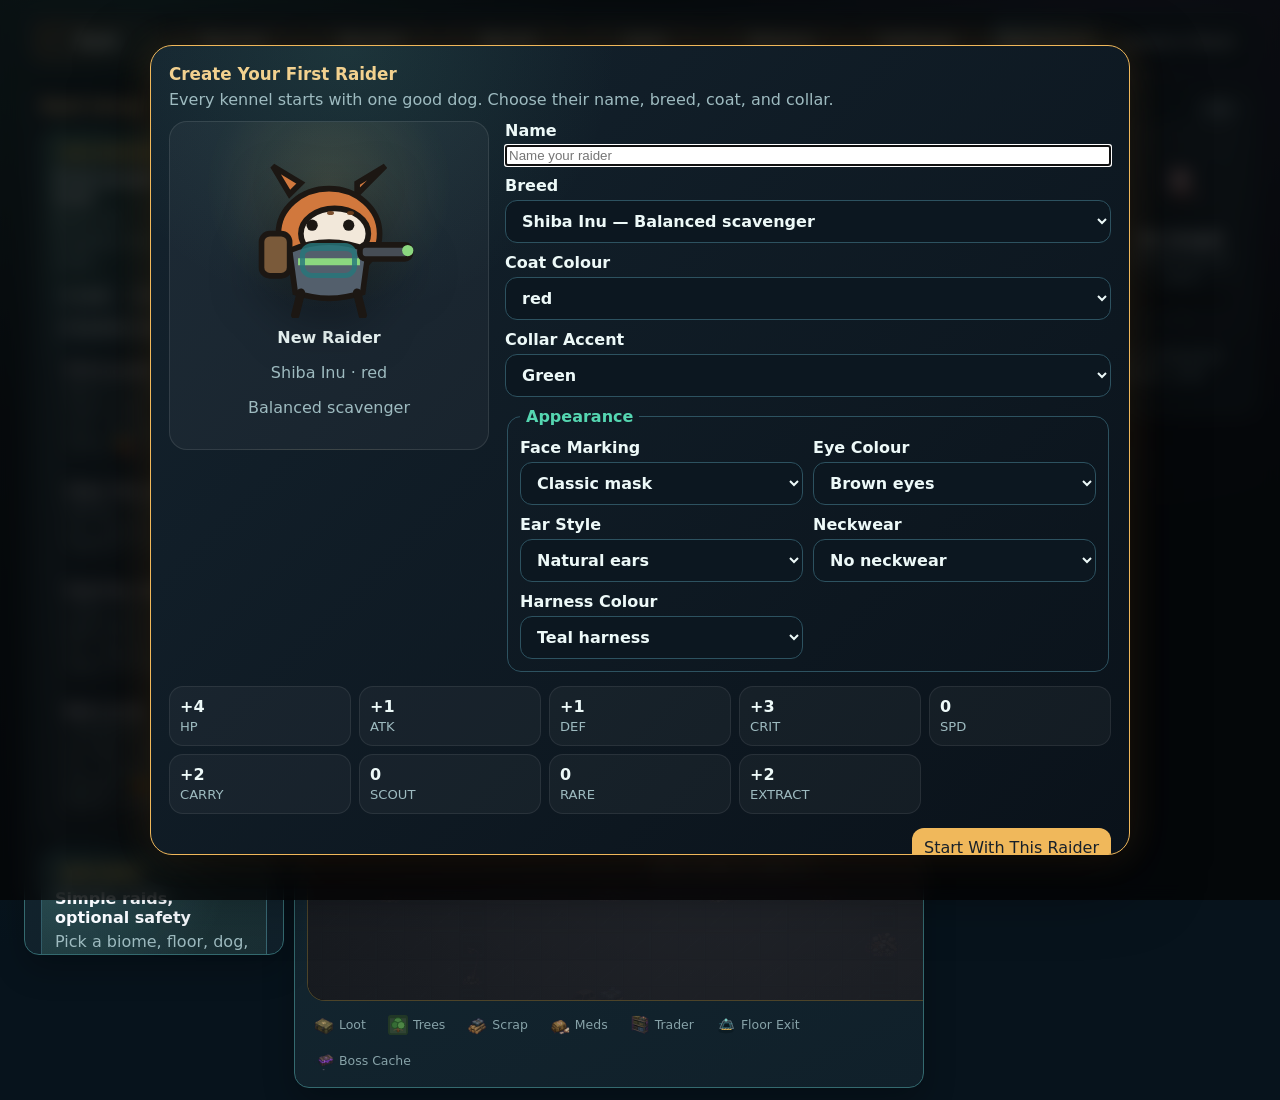
<file: index.html>
<!doctype html>
<html lang="en">
<head>
  <meta charset="utf-8" />
  <meta name="viewport" content="width=device-width, initial-scale=1" />
  <title>Bark Raiders v0.54</title>
  <link rel="icon" href="data:image/svg+xml,<svg xmlns='http://www.w3.org/2000/svg' viewBox='0 0 64 64'><text y='52' font-size='52'>🐾</text></svg>">
  <link rel="stylesheet" href="style.css" />
  <link rel="stylesheet" href="world-v28.css" />
</head>
<body>
  <main class="app compact-app">
    <header class="hero panel compact-hero">
      <div class="hero-copy">
        <p class="eyebrow">Idle scavenger survival prototype</p>
        <h1>Bark Raiders</h1>
        <p class="subtitle">Dungeon raids, roaming enemies, contracts, traders, gear, perks, and one very determined dog.</p>
      </div>
      <div class="hero-card compact-dog-card">
        <img id="heroDogSprite" class="hero-sprite bounce" src="assets/shiba-raider.svg" alt="Main dog sprite" />
        <div>
          <strong id="dogName">Mochi</strong>
          <p id="dogBreedText">Breed: Shiba Inu Raider</p>
          <p id="gearSummary">Starter gear: Pistol + Scrap Vest</p>
        </div>
      </div>
    </header>

    <section id="offlinePanel" class="panel offline-panel hidden">
      <div class="panel-title-row">
        <h2>While You Were Away</h2>
        <button id="claimOfflineBtn">Claim</button>
      </div>
      <p id="offlineText" class="muted"></p>
    </section>

    <nav class="top-tabs panel">
      <button class="tab-btn active" data-tab="raid" onclick="switchTab('raid')">Raid</button>
      <button class="tab-btn" data-tab="kennel" onclick="switchTab('kennel')">Kennel</button>
      <button class="tab-btn" data-tab="market" onclick="switchTab('market')">Market</button>
      <button class="tab-btn" data-tab="world" onclick="switchTab('world')">World</button>
      <button class="tab-btn" data-tab="intel" onclick="switchTab('intel')">Intel</button>
      <button class="tab-btn" data-tab="history" onclick="switchTab('history')">History</button>
      <button class="tab-btn" data-tab="settings" onclick="switchTab('settings')">Settings</button>
    </nav>

    <section class="dashboard-grid tab-panel active" data-tab-panel="raid">
      <aside class="panel setup-panel">
        <div class="panel-title-row">
          <h2>Raid Setup</h2>
          <span id="raidTimer" class="pill">00:00</span>
        </div>

        <div class="compact-fields">
          <div class="form-row">
            <label for="zoneSelect">Biome</label>
            <select id="zoneSelect"></select>
          </div>
          <div class="form-row">
            <label for="floorSelect">Area Floor</label>
            <select id="floorSelect"></select>
          </div>
          <div class="form-row">
            <label for="planSelect">Plan</label>
            <select id="planSelect"></select>
          </div>
          <div class="form-row">
            <label for="dogSelect">Raider</label>
            <select id="dogSelect"></select>
          </div>
          <div class="form-row">
            <label for="contractSelect">Contract</label>
            <select id="contractSelect"></select>
          </div>
          <div class="form-row">
            <label for="profileSelect">Dispatch Profile</label>
            <select id="profileSelect"></select>
          </div>
          <div class="mini-actions">
            <button id="saveProfileBtn" class="ghost">Save Profile</button>
            <button id="loadProfileBtn" class="ghost">Load Profile</button>
            <button id="deleteProfileBtn" class="ghost">Delete</button>
          </div>
          <div class="form-row">
            <label for="extractSelect">Auto-Extract</label>
            <select id="extractSelect">
              <option value="off">Off</option>
              <option value="safe">Safe: HP below 45% or threat over 75%</option>
              <option value="balanced">Balanced: HP below 35% or threat over 85%</option>
              <option value="greedy">Greedy: HP below 25% or threat over 95%</option>
              <option value="pack">Pack Full</option>
              <option value="boss">After Boss Objective</option>
            </select>
          </div>
        </div>

        <div class="controls compact-controls">
          <button id="startBtn">Start</button>
          <button id="returnBtn" disabled>Extract</button>
          <button id="autoBtn" class="ghost">Auto-Raid: Off</button>
          <button id="autoExtractBtn" class="ghost">Auto-Extract: Off</button>
          <button id="resetBtn" class="ghost">Reset</button>
        </div>

        <details class="compact-details">
          <summary>Consumables</summary>
          <div id="consumableSetup" class="consumable-setup"></div>
          <p class="muted tiny">Choose up to 2. Hover/focus for what each one does.</p>
        </details>

        <details class="compact-details">
          <summary>Loot Filter</summary>
          <div id="lootFilter" class="loot-filter"></div>
        </details>

        <div class="status-box compact-status">
          <p><strong>Status:</strong> <span id="statusText">Resting at the kennel.</span></p>
          <p><strong>Weather:</strong> <span id="weatherText">None</span></p>
          <p><strong>Modifier:</strong> <span id="modifierText">None</span></p>
          <p><strong>Threat:</strong> <span id="threatText">0%</span></p>
        </div>

        <div class="bars compact-bars">
          <label>Health <span id="hpText"></span></label>
          <div class="bar"><span id="hpBar"></span></div>
          <label>Carry <span id="carryText"></span></label>
          <div class="bar"><span id="carryBar" class="carry"></span></div>
          <label>Ammo <span id="ammoText"></span></label>
          <div class="bar"><span id="ammoBar" class="ammo"></span></div>
          <label>XP <span id="xpText"></span></label>
          <div class="bar"><span id="xpBar" class="xp"></span></div>
        </div>
        <div id="statGrid" class="stat-grid compact-stat-grid"></div>
      </aside>

      <section class="map-column">
        <article class="panel map-panel dashboard-map-panel">
          <div class="panel-title-row">
            <h2>Raid Map</h2>
            <span id="mapSummary" class="muted small">Explore the district and locate extraction.</span>
          </div>
          <div id="map" class="map"></div>
          <div class="legend compact-legend">
            <span><img src="assets/sprites/v34/loot/01-01.png" alt=""> Loot</span>
            <span><img src="assets/tile-tree.svg" alt=""> Trees</span>
            <span><img src="assets/sprites/v34/loot/01-06.png" alt=""> Scrap</span>
            <span><img src="assets/sprites/v34/loot/01-03.png" alt=""> Meds</span>
            <span><img src="assets/sprites/v34/loot/03-04.png" alt=""> Trader</span>
            <span><img src="assets/sprites/v36/floor-exit.svg" alt=""> Floor Exit</span>
            <span><img src="assets/sprites/v34/loot/02-03.png" alt=""> Boss Cache</span>
          </div>
        </article>

        <article id="choicePanel" class="panel choice-panel hidden">
          <h2>Raid Prompt</h2>
          <p id="choiceText" class="muted"></p>
          <div id="choiceButtons" class="choice-buttons"></div>
        </article>

        <article class="panel combat-panel compact-combat">
          <div class="panel-title-row">
            <h2>Combat</h2>
            <span id="combatState" class="pill muted-pill">Roaming</span>
          </div>
          <div class="combat-stage">
            <div class="fighter-card ally">
              <img id="combatDogSprite" class="combat-sprite bounce" src="assets/shiba-raider.svg" alt="Dog sprite" />
              <strong id="combatDogName">Mochi</strong>
              <span id="combatDogRole" class="muted small">Shiba Inu Raider</span>
              <div class="bar mini"><span id="combatDogHpBar"></span></div>
              <span id="combatDogHpText" class="muted small">38 / 38 HP</span>
            </div>
            <div class="versus">VS</div>
            <div class="fighter-card enemy">
              <img id="enemySprite" class="combat-sprite enemy-idle" src="assets/rat-bandit.svg" alt="Enemy sprite" />
              <strong id="enemyName">No target</strong>
              <span id="enemyType" class="muted small">Wandering the zone</span>
              <div class="bar mini"><span id="enemyHpBar" class="enemy-bar"></span></div>
              <span id="enemyHpText" class="muted small">--</span>
            </div>
          </div>
          <p id="encounterText" class="encounter-text muted">No encounter active.</p>
        </article>
      </section>

      <aside class="panel right-panel">
        <h2>Field Intel</h2>

        <details class="compact-details" open>
          <summary>Active Contract</summary>
          <div id="contractStatus" class="gear-grid"></div>
        </details>

        <details class="compact-details">
          <summary>Auto-Raid Profile</summary>
          <div id="profilePanel" class="gear-grid"></div>
        </details>

        <details class="compact-details">
          <summary>Injuries & Area Progress</summary>
          <div id="progressStatus" class="gear-grid"></div>
        </details>

        <details class="compact-details">
          <summary>Current Raider</summary>
          <div id="raiderStatus" class="gear-grid"></div>
        </details>

        <details class="compact-details" open>
          <summary>Raid Loot</summary>
          <div id="raidLootGrid" class="resources"></div>
        </details>

        <details class="compact-details">
          <summary>Pack Manager</summary>
          <p class="muted tiny">Drop unwanted stacks mid-raid.</p>
          <div id="packManager" class="pack-manager"></div>
        </details>

        <details class="compact-details">
          <summary>Kennel Stores</summary>
          <div id="resources" class="resources"></div>
        </details>

        <details class="compact-details">
          <summary>Gear & Equipment</summary>
          <div id="gearGrid" class="gear-grid"></div>
          <hr>
          <div id="equipmentGrid" class="gear-grid"></div>
          <div id="inventoryGrid" class="gear-grid"></div>
        </details>

        <details class="compact-details">
          <summary>Raid Log</summary>
          <div id="log" class="log"></div>
        </details>
      </aside>
    </section>

    <section class="kennel-screen tab-panel" data-tab-panel="kennel">
      <div class="kennel-header panel">
        <div>
          <p class="eyebrow">Home base</p>
          <h2>The Kennel</h2>
          <p class="muted">Manage the pack, build supplies, and prepare the next run.</p>
        </div>
        <nav class="kennel-nav" aria-label="Kennel sections">
          <button class="kennel-nav-btn active" data-kennel-view="pack" onclick="switchKennelView('pack')">Pack</button>
          <button class="kennel-nav-btn" data-kennel-view="workshop" onclick="switchKennelView('workshop')">Workshop</button>
          <button class="kennel-nav-btn" data-kennel-view="trade" onclick="switchKennelView('trade')">Trade</button>
          <button class="kennel-nav-btn" data-kennel-view="tasks" onclick="switchKennelView('tasks')">Tasks</button>
        </nav>
      </div>

      <div class="kennel-view active" data-kennel-panel="pack">
        <section class="panel kennel-card kennel-roster-card">
          <div class="panel-title-row">
            <div><h2>Raiders</h2><span class="muted small">Your active pack and their condition.</span></div>
            <button id="openCreatorBtn">Create Raider</button>
          </div>
          <div id="rosterPanel" class="upgrades"></div>
          <div id="creatorPanel" class="creator-panel hidden"></div>
        </section>
        <section class="panel kennel-card">
          <h2>Recovery</h2>
          <div id="recoveryPanel" class="upgrades"></div>
        </section>
        <section class="panel kennel-card">
          <h2>Base Overview</h2>
          <div id="kennelBase" class="kennel-base"></div>
        </section>
      </div>

      <div class="kennel-view" data-kennel-panel="workshop">
        <section class="panel kennel-card kennel-wide-card">
          <div class="panel-title-row"><div><h2>Crafting Bench</h2><span class="muted small">Turn raid materials into usable supplies.</span></div></div>
          <div id="craftingGrid" class="crafting-grid"></div>
        </section>
        <section class="panel kennel-card">
          <h2>Kennel Stations</h2>
          <div id="upgrades" class="upgrades"></div>
        </section>
        <section class="panel kennel-card">
          <h2>Research</h2>
          <div id="researchGrid" class="upgrades"></div>
        </section>
        <section class="panel kennel-card">
          <h2>Dog Treat Perks</h2>
          <p class="muted tiny">Treats come from bosses, quests, and offline scavenging.</p>
          <div id="perkGrid" class="upgrades"></div>
        </section>
      </div>

      <div class="kennel-view" data-kennel-panel="trade">
        <section class="panel kennel-card">
          <h2>Hub Trader</h2>
          <div id="hubTraderGrid" class="upgrades"></div>
        </section>
        <section class="panel kennel-card">
          <h2>Scav Market</h2>
          <div id="marketPanel" class="upgrades"></div>
        </section>
      </div>

      <div class="kennel-view" data-kennel-panel="tasks">
        <section class="panel kennel-card kennel-wide-card">
          <h2>Noticeboard</h2>
          <div id="questGrid" class="upgrades"></div>
        </section>
      </div>
    </section>




    <section class="tab-panel panel market-screen" data-tab-panel="market">
      <div class="panel-title-row">
        <h2>Scav Market</h2>
        <span class="muted small">Named traders, faction reputation, and rotating deals.</span>
      </div>
      <div class="market-layout">
        <aside class="market-sidebar">
          <div id="traderList" class="trader-list"></div>
        </aside>
        <section class="market-main">
          <div id="traderDetail" class="trader-detail"></div>
          <div id="traderStock" class="upgrades"></div>
        </section>
      </div>
    </section>

    <section class="tab-panel panel world-panel" data-tab-panel="world">
      <div class="panel-title-row">
        <h2>World Map</h2>
        <span class="muted small">Biome progression, mastery, and faction influence.</span>
      </div>
      <div id="worldMapPanel" class="world-map-grid"></div>
    </section>

    <section class="tab-panel panel intel-panel" data-tab-panel="intel">
      <div class="panel-title-row">
        <h2>Raid Intel</h2>
        <span class="muted small">Boss, biome, and loadout information.</span>
      </div>
      <div id="bossIntel" class="intel-grid"></div>
      <div id="bountyBoard" class="intel-grid"></div>
      <div id="bossDialoguePanel" class="intel-grid"></div>
      <div id="factionPanel" class="intel-grid"></div>
      <div id="masteryPanel" class="intel-grid"></div>
    </section>

    <section class="tab-panel panel history-panel" data-tab-panel="history">
      <div class="panel-title-row">
        <h2>Raid History</h2>
        <span class="muted small">Recent dispatches and best progress.</span>
      </div>
      <div id="raidHistory" class="history-list"></div>
    </section>

    <section class="tab-panel panel settings-panel" data-tab-panel="settings">
      <div class="panel-title-row">
        <h2>Settings & Save</h2>
        <span class="muted small">Quality-of-life controls.</span>
      </div>
      <div class="settings-grid">
        <label class="setting-row">
          <span>Raid Speed</span>
          <select id="speedSelect">
            <option value="1500">Slow</option>
            <option value="1000">Normal</option>
            <option value="650">Fast</option>
            <option value="350">Turbo</option>
          </select>
        </label>
        <label class="setting-row">
          <span>Log Detail</span>
          <select id="logDetailSelect">
            <option value="full">Full</option>
            <option value="important">Important Only</option>
          </select>
        </label>
        <label class="setting-row">
          <span>Reduce Animations</span>
          <input id="reduceMotionToggle" type="checkbox">
        </label>
        <label class="setting-row">
          <span>Colour Theme</span>
          <select id="themeSelect">
            <option value="aurora">Aurora</option>
            <option value="sunset">Sunset</option>
            <option value="ocean">Ocean</option>
            <option value="classic">Classic</option>
          </select>
        </label>
      </div>
      <div class="controls">
        <button id="exportSaveBtn">Export Save</button>
        <button id="importSaveBtn" class="ghost">Import Save</button>
      </div>
      <textarea id="saveBox" class="save-box" placeholder="Exported save appears here. Paste a save here and press Import Save."></textarea>
    </section>

    <section id="dispatchModal" class="modal hidden">
      <div class="modal-card dispatch-card">
        <div class="panel-title-row">
          <h2>Pre-Dispatch Loadout</h2>
          <button id="closeDispatchBtn" class="ghost">Close</button>
        </div>
        <div id="dispatchSummary" class="dispatch-summary"></div>
        <div class="dispatch-actions">
          <button id="confirmDispatchBtn">Dispatch Raider</button>
          <button id="confirmAutoDispatchBtn" class="ghost">Enable Auto-Raid + Dispatch</button>
        </div>
      </div>
    </section>


    <section id="creatorModal" class="modal hidden">
      <div class="modal-card creator-modal-card">
        <div class="panel-title-row">
          <div>
            <h2 id="creatorModalTitle">Create Raider</h2>
            <p id="creatorModalIntro" class="muted creator-modal-intro">Add another dog to your kennel roster.</p>
          </div>
          <button id="closeCreatorBtn" class="ghost">Close</button>
        </div>
        <div class="creator-modal-layout">
          <div class="creator-preview">
            <img id="creatorPreviewSprite" class="creator-preview-sprite" src="assets/shiba-raider.svg" alt="Raider preview">
            <div>
              <strong id="creatorPreviewName">New Raider</strong>
              <p id="creatorPreviewBreed" class="muted">Shiba Inu · red</p>
              <p id="creatorPreviewRole" class="muted">Balanced scavenger</p>
            </div>
          </div>
          <div class="creator-form">
            <label>Name<input id="modalRaiderName" maxlength="18" placeholder="Name your raider"></label>
            <label>Breed<select id="modalRaiderBreed"></select></label>
            <label>Coat Colour<select id="modalRaiderColor"></select></label>
            <label>Collar Accent<select id="modalRaiderAccent">
              <option value="#8bd77f">Green</option>
              <option value="#ffd970">Gold</option>
              <option value="#7bb7ff">Blue</option>
              <option value="#ff8fb3">Pink</option>
              <option value="#f38b57">Orange</option>
            </select></label>
          </div>
        </div>
        <div id="creatorStatPreview" class="creator-stat-preview"></div>
        <p id="creatorValidation" class="creator-validation hidden" role="alert"></p>
        <div class="dispatch-actions">
          <button id="createRaiderModalBtn">Create Raider</button>
        </div>
      </div>
    </section>

    <section id="summaryModal" class="modal hidden">
      <div class="modal-card summary-card">
        <div class="panel-title-row">
          <h2>Post-Raid Report</h2>
          <button id="closeSummaryBtn" class="ghost">Close</button>
        </div>
        <div id="raidSummary" class="dispatch-summary"></div>
      </div>
    </section>
  </main>

  <script src="startup-compat.js"></script>
  <script src="game.js"></script>
  <script src="progression-v29.js"></script>
  <script src="balance-v28.js"></script>
  <script src="systems-v30.js"></script>
  <script src="world-v29.js"></script>
  <script src="combat-v31.js"></script>
  <script src="arsenal-v32.js"></script>
  <script src="customisation-v32.js"></script>
  <script src="immersion-v32.js"></script>
  <script src="polish-v33.js"></script>
  <script src="gameplay-v34.js"></script>
  <script src="gameplay-v35.js"></script>
  <script src="gameplay-v36.js"></script>
  <script src="gameplay-v37.js"></script>
  <script src="gameplay-v38.js"></script>
  <script src="gameplay-v39.js"></script>
  <script src="gameplay-v40.js"></script>
  <script src="gameplay-v41.js"></script>
  <script src="gameplay-v42.js"></script>
  <script src="gameplay-v43.js"></script>
  <script src="gameplay-v44.js"></script>
  <script src="gameplay-v45.js"></script>
  <script src="gameplay-v46.js"></script>
  <script src="gameplay-v47.js"></script>
  <script src="gameplay-v50.js"></script>
  <script src="gameplay-v52.js"></script>
  <script src="gameplay-v53.js"></script>
  <script src="gameplay-v54.js"></script>
  <script src="founder-onboarding.js"></script>
</body>
</html>
</file>
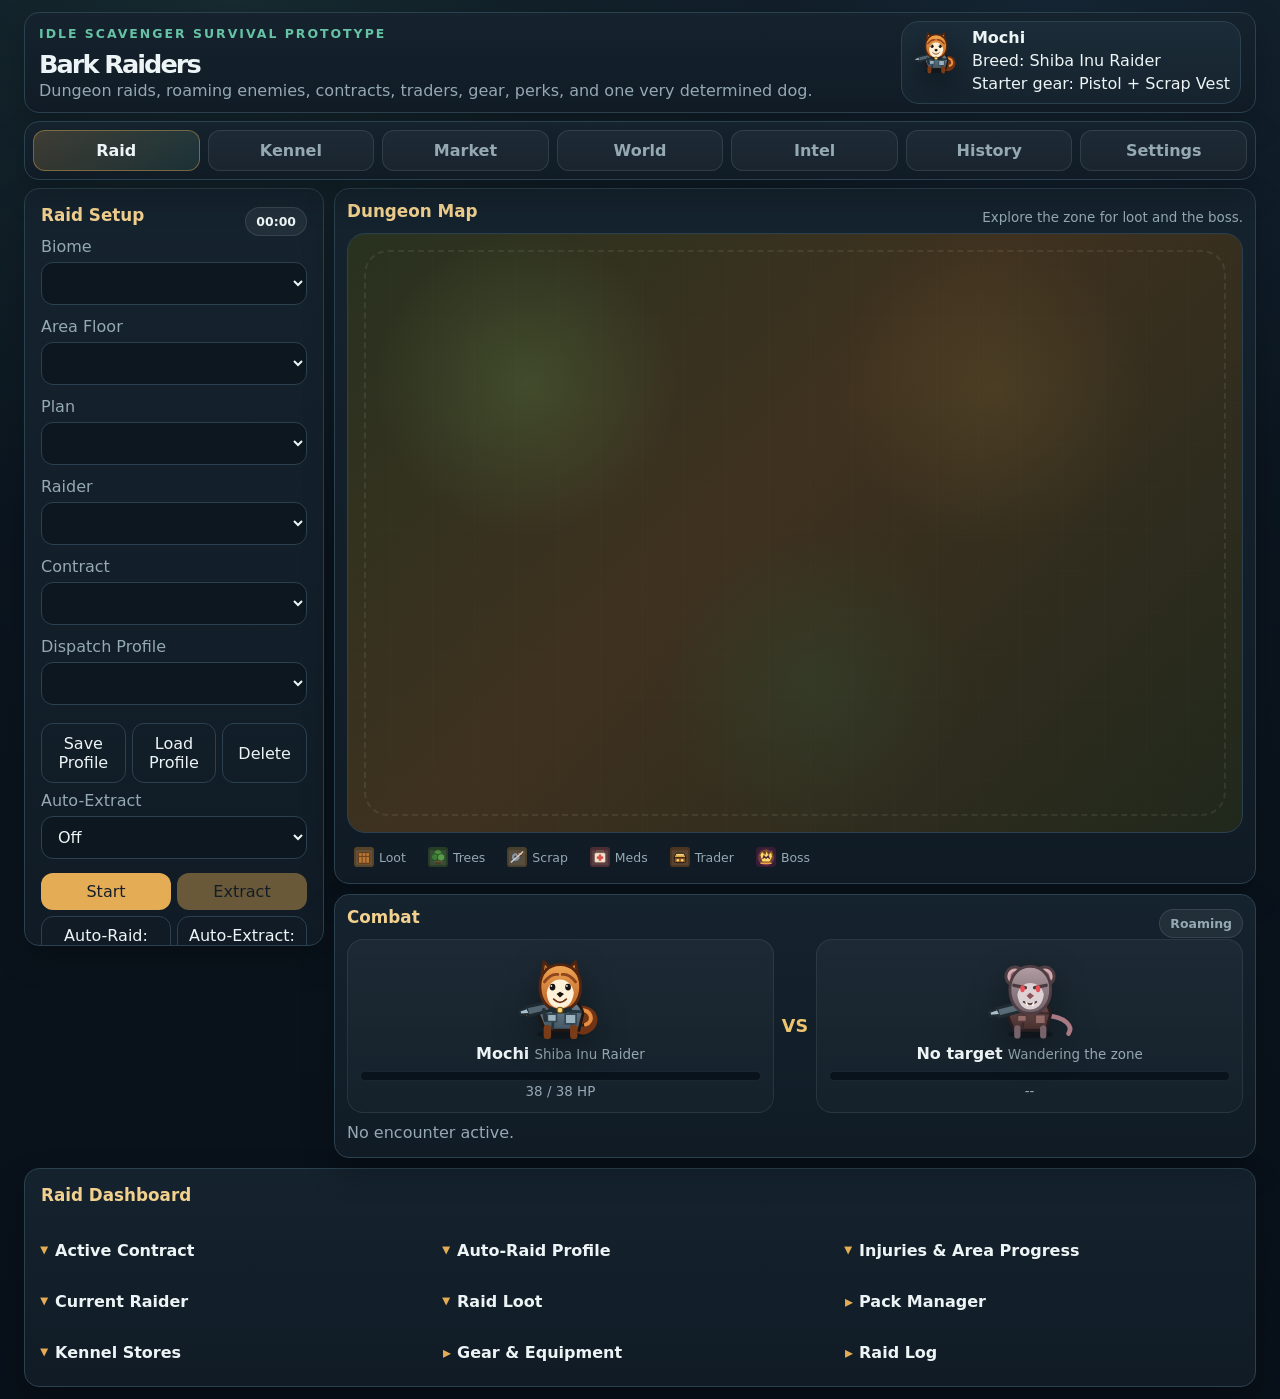
<file: game.html>
<!doctype html>
<html lang="en">
<head>
  <meta charset="utf-8" />
  <meta name="viewport" content="width=device-width, initial-scale=1" />
  <title>Bark Raiders v0.25</title>
  <link rel="stylesheet" href="style.css" />
</head>
<body>
  <main class="app compact-app">
    <header class="hero panel compact-hero">
      <div class="hero-copy">
        <p class="eyebrow">Idle scavenger survival prototype</p>
        <h1>Bark Raiders</h1>
        <p class="subtitle">Dungeon raids, roaming enemies, contracts, traders, gear, perks, and one very determined dog.</p>
      </div>
      <div class="hero-card compact-dog-card">
        <img id="heroDogSprite" class="hero-sprite bounce" src="assets/shiba-raider.svg" alt="Main dog sprite" />
        <div>
          <strong id="dogName">Mochi</strong>
          <p id="dogBreedText">Breed: Shiba Inu Raider</p>
          <p id="gearSummary">Starter gear: Pistol + Scrap Vest</p>
        </div>
      </div>
    </header>

    <section id="offlinePanel" class="panel offline-panel hidden">
      <div class="panel-title-row">
        <h2>While You Were Away</h2>
        <button id="claimOfflineBtn">Claim</button>
      </div>
      <p id="offlineText" class="muted"></p>
    </section>

    <nav class="top-tabs panel">
      <button class="tab-btn active" data-tab="raid" onclick="switchTab('raid')">Raid</button>
      <button class="tab-btn" data-tab="kennel" onclick="switchTab('kennel')">Kennel</button>
      <button class="tab-btn" data-tab="market" onclick="switchTab('market')">Market</button>
      <button class="tab-btn" data-tab="world" onclick="switchTab('world')">World</button>
      <button class="tab-btn" data-tab="intel" onclick="switchTab('intel')">Intel</button>
      <button class="tab-btn" data-tab="history" onclick="switchTab('history')">History</button>
      <button class="tab-btn" data-tab="settings" onclick="switchTab('settings')">Settings</button>
    </nav>

    <section class="dashboard-grid tab-panel active" data-tab-panel="raid">
      <aside class="panel setup-panel">
        <div class="panel-title-row">
          <h2>Raid Setup</h2>
          <span id="raidTimer" class="pill">00:00</span>
        </div>

        <div class="compact-fields">
          <div class="form-row">
            <label for="zoneSelect">Biome</label>
            <select id="zoneSelect"></select>
          </div>
          <div class="form-row">
            <label for="floorSelect">Area Floor</label>
            <select id="floorSelect"></select>
          </div>
          <div class="form-row">
            <label for="planSelect">Plan</label>
            <select id="planSelect"></select>
          </div>
          <div class="form-row">
            <label for="dogSelect">Raider</label>
            <select id="dogSelect"></select>
          </div>
          <div class="form-row">
            <label for="contractSelect">Contract</label>
            <select id="contractSelect"></select>
          </div>
          <div class="form-row">
            <label for="profileSelect">Dispatch Profile</label>
            <select id="profileSelect"></select>
          </div>
          <div class="mini-actions">
            <button id="saveProfileBtn" class="ghost">Save Profile</button>
            <button id="loadProfileBtn" class="ghost">Load Profile</button>
            <button id="deleteProfileBtn" class="ghost">Delete</button>
          </div>
          <div class="form-row">
            <label for="extractSelect">Auto-Extract</label>
            <select id="extractSelect">
              <option value="off">Off</option>
              <option value="safe">Safe: HP below 45% or threat over 75%</option>
              <option value="balanced">Balanced: HP below 35% or threat over 85%</option>
              <option value="greedy">Greedy: HP below 25% or threat over 95%</option>
              <option value="pack">Pack Full</option>
              <option value="boss">After Boss Objective</option>
            </select>
          </div>
        </div>

        <div class="controls compact-controls">
          <button id="startBtn">Start</button>
          <button id="returnBtn" disabled>Extract</button>
          <button id="autoBtn" class="ghost">Auto-Raid: Off</button>
          <button id="autoExtractBtn" class="ghost">Auto-Extract: Off</button>
          <button id="resetBtn" class="ghost">Reset</button>
        </div>

        <details class="compact-details" open>
          <summary>Consumables</summary>
          <div id="consumableSetup" class="consumable-setup"></div>
          <p class="muted tiny">Choose up to 2. Hover/focus for what each one does.</p>
        </details>

        <details class="compact-details">
          <summary>Loot Filter</summary>
          <div id="lootFilter" class="loot-filter"></div>
        </details>

        <div class="status-box compact-status">
          <p><strong>Status:</strong> <span id="statusText">Resting at the kennel.</span></p>
          <p><strong>Weather:</strong> <span id="weatherText">None</span></p>
          <p><strong>Modifier:</strong> <span id="modifierText">None</span></p>
          <p><strong>Threat:</strong> <span id="threatText">0%</span></p>
        </div>

        <div class="bars compact-bars">
          <label>Health <span id="hpText"></span></label>
          <div class="bar"><span id="hpBar"></span></div>
          <label>Carry <span id="carryText"></span></label>
          <div class="bar"><span id="carryBar" class="carry"></span></div>
          <label>Ammo <span id="ammoText"></span></label>
          <div class="bar"><span id="ammoBar" class="ammo"></span></div>
          <label>XP <span id="xpText"></span></label>
          <div class="bar"><span id="xpBar" class="xp"></span></div>
        </div>
        <div id="statGrid" class="stat-grid compact-stat-grid"></div>
      </aside>

      <section class="map-column">
        <article class="panel map-panel dashboard-map-panel">
          <div class="panel-title-row">
            <h2>Dungeon Map</h2>
            <span id="mapSummary" class="muted small">Explore the zone for loot and the boss.</span>
          </div>
          <div id="map" class="map"></div>
          <div class="legend compact-legend">
            <span><img src="assets/tile-crate.svg" alt=""> Loot</span>
            <span><img src="assets/tile-tree.svg" alt=""> Trees</span>
            <span><img src="assets/tile-scrap.svg" alt=""> Scrap</span>
            <span><img src="assets/tile-medical.svg" alt=""> Meds</span>
            <span><img src="assets/tile-trader.svg" alt=""> Trader</span>
            <span><img src="assets/tile-boss.svg" alt=""> Boss</span>
          </div>
        </article>

        <article id="choicePanel" class="panel choice-panel hidden">
          <h2>Raid Prompt</h2>
          <p id="choiceText" class="muted"></p>
          <div id="choiceButtons" class="choice-buttons"></div>
        </article>

        <article class="panel combat-panel compact-combat">
          <div class="panel-title-row">
            <h2>Combat</h2>
            <span id="combatState" class="pill muted-pill">Roaming</span>
          </div>
          <div class="combat-stage">
            <div class="fighter-card ally">
              <img id="combatDogSprite" class="combat-sprite bounce" src="assets/shiba-raider.svg" alt="Dog sprite" />
              <strong id="combatDogName">Mochi</strong>
              <span id="combatDogRole" class="muted small">Shiba Inu Raider</span>
              <div class="bar mini"><span id="combatDogHpBar"></span></div>
              <span id="combatDogHpText" class="muted small">38 / 38 HP</span>
            </div>
            <div class="versus">VS</div>
            <div class="fighter-card enemy">
              <img id="enemySprite" class="combat-sprite enemy-idle" src="assets/rat-bandit.svg" alt="Enemy sprite" />
              <strong id="enemyName">No target</strong>
              <span id="enemyType" class="muted small">Wandering the zone</span>
              <div class="bar mini"><span id="enemyHpBar" class="enemy-bar"></span></div>
              <span id="enemyHpText" class="muted small">--</span>
            </div>
          </div>
          <p id="encounterText" class="encounter-text muted">No encounter active.</p>
        </article>
      </section>

      <aside class="panel right-panel">
        <h2>Raid Dashboard</h2>

        <details class="compact-details" open>
          <summary>Active Contract</summary>
          <div id="contractStatus" class="gear-grid"></div>
        </details>

        <details class="compact-details" open>
          <summary>Auto-Raid Profile</summary>
          <div id="profilePanel" class="gear-grid"></div>
        </details>

        <details class="compact-details" open>
          <summary>Injuries & Area Progress</summary>
          <div id="progressStatus" class="gear-grid"></div>
        </details>

        <details class="compact-details" open>
          <summary>Current Raider</summary>
          <div id="raiderStatus" class="gear-grid"></div>
        </details>

        <details class="compact-details" open>
          <summary>Raid Loot</summary>
          <div id="raidLootGrid" class="resources"></div>
        </details>

        <details class="compact-details">
          <summary>Pack Manager</summary>
          <p class="muted tiny">Drop unwanted stacks mid-raid.</p>
          <div id="packManager" class="pack-manager"></div>
        </details>

        <details class="compact-details" open>
          <summary>Kennel Stores</summary>
          <div id="resources" class="resources"></div>
        </details>

        <details class="compact-details">
          <summary>Gear & Equipment</summary>
          <div id="gearGrid" class="gear-grid"></div>
          <hr>
          <div id="equipmentGrid" class="gear-grid"></div>
          <div id="inventoryGrid" class="gear-grid"></div>
        </details>

        <details class="compact-details">
          <summary>Raid Log</summary>
          <div id="log" class="log"></div>
        </details>
      </aside>
    </section>

    <section class="admin-drawer tab-panel" data-tab-panel="kennel">
      <details class="panel compact-details">
        <summary>Kennel Base</summary>
        <div id="kennelBase" class="kennel-base"></div>
      </details>

      <details class="panel compact-details" open>
        <summary>Roster</summary>
        <div class="panel-title-row mini-title-row">
          <span class="muted small">Manage raiders and create new dogs.</span>
          <button id="openCreatorBtn">Create Raider</button>
        </div>
        <div id="rosterPanel" class="upgrades"></div>
        <div id="creatorPanel" class="creator-panel hidden"></div>
      </details>

      <details class="panel compact-details">
        <summary>Recovery Kennel</summary>
        <div id="recoveryPanel" class="upgrades"></div>
      </details>

      <details class="panel compact-details">
        <summary>Hub Trader</summary>
        <div id="hubTraderGrid" class="upgrades"></div>
      </details>

      <details class="panel compact-details">
        <summary>Market</summary>
        <div id="marketPanel" class="upgrades"></div>
      </details>

      <details class="panel compact-details">
        <summary>Kennel Stations</summary>
        <div id="upgrades" class="upgrades"></div>
      </details>

      <details class="panel compact-details">
        <summary>Noticeboard Quests</summary>
        <div id="questGrid" class="upgrades"></div>
      </details>

      <details class="panel compact-details">
        <summary>Dog Treat Perks</summary>
        <p class="muted tiny">Treats come from bosses, quests, and offline scavenging.</p>
        <div id="perkGrid" class="upgrades"></div>
      </details>

      <details class="panel compact-details">
        <summary>Research & Unlocks</summary>
        <div id="researchGrid" class="upgrades"></div>
      </details>
    </section>




    <section class="tab-panel panel market-screen" data-tab-panel="market">
      <div class="panel-title-row">
        <h2>Scav Market</h2>
        <span class="muted small">Named traders, faction reputation, and rotating deals.</span>
      </div>
      <div class="market-layout">
        <aside class="market-sidebar">
          <div id="traderList" class="trader-list"></div>
        </aside>
        <section class="market-main">
          <div id="traderDetail" class="trader-detail"></div>
          <div id="traderStock" class="upgrades"></div>
        </section>
      </div>
    </section>

    <section class="tab-panel panel world-panel" data-tab-panel="world">
      <div class="panel-title-row">
        <h2>World Map</h2>
        <span class="muted small">Biome progression, mastery, and faction influence.</span>
      </div>
      <div id="worldMapPanel" class="world-map-grid"></div>
    </section>

    <section class="tab-panel panel intel-panel" data-tab-panel="intel">
      <div class="panel-title-row">
        <h2>Raid Intel</h2>
        <span class="muted small">Boss, biome, and loadout information.</span>
      </div>
      <div id="bossIntel" class="intel-grid"></div>
      <div id="bountyBoard" class="intel-grid"></div>
      <div id="bossDialoguePanel" class="intel-grid"></div>
      <div id="factionPanel" class="intel-grid"></div>
      <div id="masteryPanel" class="intel-grid"></div>
    </section>

    <section class="tab-panel panel history-panel" data-tab-panel="history">
      <div class="panel-title-row">
        <h2>Raid History</h2>
        <span class="muted small">Recent dispatches and best progress.</span>
      </div>
      <div id="raidHistory" class="history-list"></div>
    </section>

    <section class="tab-panel panel settings-panel" data-tab-panel="settings">
      <div class="panel-title-row">
        <h2>Settings & Save</h2>
        <span class="muted small">Quality-of-life controls.</span>
      </div>
      <div class="settings-grid">
        <label class="setting-row">
          <span>Raid Speed</span>
          <select id="speedSelect">
            <option value="1500">Slow</option>
            <option value="1000">Normal</option>
            <option value="650">Fast</option>
            <option value="350">Turbo</option>
          </select>
        </label>
        <label class="setting-row">
          <span>Log Detail</span>
          <select id="logDetailSelect">
            <option value="full">Full</option>
            <option value="important">Important Only</option>
          </select>
        </label>
        <label class="setting-row">
          <span>Reduce Animations</span>
          <input id="reduceMotionToggle" type="checkbox">
        </label>
      </div>
      <div class="controls">
        <button id="exportSaveBtn">Export Save</button>
        <button id="importSaveBtn" class="ghost">Import Save</button>
      </div>
      <textarea id="saveBox" class="save-box" placeholder="Exported save appears here. Paste a save here and press Import Save."></textarea>
    </section>

    <section id="dispatchModal" class="modal hidden">
      <div class="modal-card dispatch-card">
        <div class="panel-title-row">
          <h2>Pre-Dispatch Loadout</h2>
          <button id="closeDispatchBtn" class="ghost">Close</button>
        </div>
        <div id="dispatchSummary" class="dispatch-summary"></div>
        <div class="dispatch-actions">
          <button id="confirmDispatchBtn">Dispatch Raider</button>
          <button id="confirmAutoDispatchBtn" class="ghost">Enable Auto-Raid + Dispatch</button>
        </div>
      </div>
    </section>


    <section id="creatorModal" class="modal hidden">
      <div class="modal-card creator-modal-card">
        <div class="panel-title-row">
          <h2>Create Raider</h2>
          <button id="closeCreatorBtn" class="ghost">Close</button>
        </div>
        <div class="creator-modal-layout">
          <div class="creator-preview">
            <img id="creatorPreviewSprite" class="creator-preview-sprite" src="assets/shiba-raider.svg" alt="Raider preview">
            <div>
              <strong id="creatorPreviewName">New Raider</strong>
              <p id="creatorPreviewBreed" class="muted">Shiba Inu · red</p>
              <p id="creatorPreviewRole" class="muted">Balanced scavenger</p>
            </div>
          </div>
          <div class="creator-form">
            <label>Name<input id="modalRaiderName" maxlength="18" placeholder="Name your raider"></label>
            <label>Breed<select id="modalRaiderBreed"></select></label>
            <label>Coat Colour<select id="modalRaiderColor"></select></label>
            <label>Collar Accent<select id="modalRaiderAccent">
              <option value="#8bd77f">Green</option>
              <option value="#ffd970">Gold</option>
              <option value="#7bb7ff">Blue</option>
              <option value="#ff8fb3">Pink</option>
              <option value="#f38b57">Orange</option>
            </select></label>
          </div>
        </div>
        <div id="creatorStatPreview" class="creator-stat-preview"></div>
        <div class="dispatch-actions">
          <button id="createRaiderModalBtn">Create Raider</button>
        </div>
      </div>
    </section>

    <section id="summaryModal" class="modal hidden">
      <div class="modal-card summary-card">
        <div class="panel-title-row">
          <h2>Post-Raid Report</h2>
          <button id="closeSummaryBtn" class="ghost">Close</button>
        </div>
        <div id="raidSummary" class="dispatch-summary"></div>
      </div>
    </section>
  </main>

  <script src="game.js"></script>
</body>
</html>
</file>
<file: style.css>
:root {
  --bg: #081019;
  --panel: #101b25;
  --panel-2: #15232e;
  --panel-3: #1b2c38;
  --border: #2c414f;
  --tile: #243540;
  --tile-dark: #0b141c;
  --text: #edf4f5;
  --muted: #95a9b3;
  --accent: #e4ad55;
  --accent-2: #66c2a5;
  --danger: #e27070;
  --blue: #69afe2;
  --gold: #edc56d;
  --purple: #a996dc;
  --shadow: 0 14px 32px rgba(0,0,0,.24);
}
* { box-sizing: border-box; }
html, body { margin: 0; }
body {
  font-family: Inter, system-ui, -apple-system, BlinkMacSystemFont, "Segoe UI", sans-serif;
  background:
    radial-gradient(circle at 18% 0%, rgba(102,194,165,.11), transparent 32%),
    radial-gradient(circle at 82% 0%, rgba(105,175,226,.09), transparent 30%),
    linear-gradient(180deg, #0d1822, var(--bg));
  color: var(--text);
}
img { display: block; max-width: 100%; }
code { color: #ffeab8; }
.app {
  width: min(1440px, calc(100% - 24px));
  margin: 0 auto;
  padding: 20px 0 32px;
}
.panel {
  border: 1px solid var(--border);
  background: linear-gradient(180deg, var(--panel-2), var(--panel));
  border-radius: 15px;
  box-shadow: var(--shadow);
  padding: 16px;
}
.hero {
  display: grid;
  grid-template-columns: 1.45fr 360px;
  gap: 18px;
  align-items: center;
  margin-bottom: 16px;
}
.hero-copy h1 {
  margin: 0;
  font-size: clamp(2.3rem, 5vw, 4.7rem);
  letter-spacing: -2px;
}
.eyebrow {
  margin: 0 0 8px;
  text-transform: uppercase;
  letter-spacing: .16em;
  font-size: .78rem;
  font-weight: 900;
  color: var(--accent-2);
}
.subtitle { color: var(--muted); margin: 10px 0 14px; max-width: 950px; }
.tag-row { display: flex; flex-wrap: wrap; gap: 8px; }
.tag, .pill {
  border: 1px solid rgba(255,255,255,.1);
  background: rgba(255,255,255,.06);
  color: var(--text);
  border-radius: 999px;
  padding: 6px 10px;
  font-size: .78rem;
  font-weight: 800;
}
.muted-pill { color: var(--muted); }
.hero-card {
  border: 1px solid var(--border);
  background: linear-gradient(180deg, var(--panel-3), var(--panel-2));
  border-radius: 18px;
  padding: 14px;
  display: grid;
  gap: 12px;
  justify-items: center;
  text-align: center;
}
.hero-sprite { width: 176px; height: 176px; filter: drop-shadow(0 12px 14px rgba(0,0,0,.42)) saturate(1.06); }
.hero-card p { margin: 4px 0; }
.bounce { animation: bounce 1.2s ease-in-out infinite alternate; }
.enemy-idle { animation: enemyBob 1.35s ease-in-out infinite alternate; }
@keyframes bounce { to { transform: translateY(-5px); } }
@keyframes enemyBob { to { transform: translateY(-3px) rotate(-1deg); } }
.top-grid, .main-grid, .bottom-grid {
  display: grid;
  gap: 16px;
  margin-bottom: 16px;
}
.top-grid { grid-template-columns: 1fr 1fr 1fr; }
.main-grid { grid-template-columns: 1.45fr 1fr; align-items: start; }
.bottom-grid { grid-template-columns: .8fr .75fr .85fr .95fr 1.2fr; }
.side-stack { display: grid; gap: 16px; }
.panel-title-row { display: flex; justify-content: space-between; gap: 10px; align-items: center; }
h2 { margin: 0 0 12px; color: #f2d18f; font-size: 1.05rem; }
.controls { display: flex; gap: 8px; flex-wrap: wrap; margin-top: 10px; }
button, select {
  border-radius: 12px;
  border: 0;
  padding: 10px 12px;
  font-weight: 800;
  font: inherit;
}
button { cursor: pointer; background: var(--accent); color: #17202a; }
button.ghost { background: transparent; color: var(--text); border: 1px solid var(--border); }
button:disabled { opacity: .42; cursor: not-allowed; }
select { width: 100%; background: #0c1720; color: var(--text); border: 1px solid var(--border); }
.form-row { display: grid; gap: 6px; }
.form-row label, .status-box, .muted { color: var(--muted); }
.small { font-size: .84rem; }
.tiny { font-size: .78rem; }
.status-box p { margin: 9px 0 0; }
.bars label {
  display: flex;
  justify-content: space-between;
  gap: 12px;
  font-size: .86rem;
  color: var(--muted);
  margin: 9px 0 4px;
}
.bar {
  height: 13px;
  border-radius: 999px;
  overflow: hidden;
  border: 1px solid rgba(255,255,255,.08);
  background: #09131b;
}
.bar span {
  height: 100%;
  display: block;
  width: 0;
  background: linear-gradient(90deg, #ff867d, var(--danger));
  transition: width .2s ease;
}
.bar .carry { background: linear-gradient(90deg, #f7cb64, var(--accent)); }
.bar .ammo { background: linear-gradient(90deg, #9fdcff, var(--blue)); }
.bar .xp { background: linear-gradient(90deg, #c3a6ff, var(--purple)); }
.bar.mini { height: 10px; margin-top: 8px; }
.enemy-bar { background: linear-gradient(90deg, #f49a88, #c94444); }
.stat-grid, .resources, .gear-grid { display: grid; gap: 8px; }
.stat-grid { grid-template-columns: repeat(3, 1fr); margin-top: 12px; }
.resources, .gear-grid { grid-template-columns: repeat(2, 1fr); }
.stat, .resource, .gear, .upgrade, .tile {
  border: 1px solid rgba(255,255,255,.08);
  background: rgba(255,255,255,.04);
  border-radius: 14px;
}
.stat, .resource, .gear { padding: 10px; }
.stat strong, .resource strong, .gear strong { display: block; font-size: 1rem; }
.stat span, .resource span, .gear span, .upgrade p { color: var(--muted); font-size: .82rem; }
.map-panel { min-width: 0; }
.map {
  position: relative;
  min-height: 680px;
  overflow: hidden;
  border-radius: 18px;
  border: 1px solid var(--border);
  background:
    radial-gradient(circle at 20% 25%, rgba(95, 130, 70, .32), transparent 18%),
    radial-gradient(circle at 72% 26%, rgba(111, 90, 46, .32), transparent 20%),
    radial-gradient(circle at 52% 75%, rgba(49, 77, 52, .38), transparent 24%),
    linear-gradient(135deg, #28321f, #3f311f 45%, #20281c);
}
.map::before {
  content: "";
  position: absolute;
  inset: 0;
  background:
    linear-gradient(90deg, rgba(255,255,255,.025) 1px, transparent 1px),
    linear-gradient(rgba(255,255,255,.018) 1px, transparent 1px);
  background-size: 42px 42px;
  opacity: .45;
  pointer-events: none;
}
.map::after {
  content: "";
  position: absolute;
  inset: 16px;
  border: 2px dashed rgba(255,244,220,.08);
  border-radius: 24px;
  pointer-events: none;
}
.poi {
  position: absolute;
  width: 42px;
  height: 42px;
  display: grid;
  place-items: center;
  transform: translate(-50%, -50%);
  border-radius: 50%;
  border: 1px solid rgba(255,255,255,.15);
  background: rgba(10,8,6,.42);
  box-shadow: 0 6px 12px rgba(0,0,0,.28);
  transition: opacity .2s ease, transform .2s ease, filter .2s ease;
}
.poi.unseen {
  opacity: .12;
  filter: grayscale(1);
}
.poi.cleared {
  opacity: .35;
  filter: grayscale(.4);
}
.poi.current {
  outline: 3px solid var(--accent);
  box-shadow: 0 0 22px rgba(242,164,60,.55);
  z-index: 8;
}
.poi.enemy, .poi.boss {
  width: 54px;
  height: 54px;
}
.poi.tree, .poi.grove {
  width: 48px;
  height: 48px;
  background: rgba(30,56,28,.65);
}
.tile-img {
  width: 78%;
  height: 78%;
  object-fit: contain;
  filter: drop-shadow(0 3px 2px rgba(0,0,0,.35));
}
.map-dog {
  position: absolute;
  width: 58px;
  height: 58px;
  transform: translate(-50%, -50%);
  z-index: 20;
  transition: left .7s ease, top .7s ease;
  filter: drop-shadow(0 8px 8px rgba(0,0,0,.45));
  animation: mapDogBounce .55s ease-in-out infinite alternate;
}
@keyframes mapDogBounce { to { translate: 0 -3px; } }
.map-roamer {
  position: absolute;
  width: 50px;
  height: 50px;
  transform: translate(-50%, -50%);
  z-index: 14;
  transition: left 1.2s linear, top 1.2s linear;
  filter: drop-shadow(0 7px 7px rgba(0,0,0,.45));
}
.map-roamer img {
  width: 100%;
  height: 100%;
  image-rendering: pixelated;
  animation: enemyBob 1.1s ease-in-out infinite alternate;
}
.map-roamer .map-hp {
  left: 3px;
  right: 3px;
  bottom: -8px;
}
.aggro-ring {
  position: absolute;
  width: 92px;
  height: 92px;
  transform: translate(-50%, -50%);
  border: 1px dashed rgba(233,108,96,.28);
  border-radius: 50%;
  z-index: 2;
  pointer-events: none;
}
.map-enemy-sprite {
  width: 70%;
  height: 70%;
  filter: drop-shadow(0 5px 4px rgba(0,0,0,.35));
}
.map-hp {
  position: absolute;
  left: 5px;
  right: 5px;
  bottom: -9px;
  height: 6px;
  border-radius: 999px;
  background: #1b100d;
  border: 1px solid rgba(255,255,255,.12);
  overflow: hidden;
}
.map-hp span {
  display: block;
  height: 100%;
  width: 100%;
  background: var(--danger);
}
.path-line {
  position: absolute;
  height: 4px;
  background: linear-gradient(90deg, rgba(255,217,112,.08), rgba(255,217,112,.28), rgba(255,217,112,.08));
  transform-origin: left center;
  border-radius: 999px;
  pointer-events: none;
  z-index: 1;
  box-shadow: 0 0 8px rgba(255,217,112,.08);
}
.legend { display: flex; flex-wrap: wrap; gap: 10px; margin-top: 10px; color: var(--muted); font-size: .82rem; }
.legend span { display: inline-flex; align-items: center; gap: 5px; }
.legend img { width: 20px; height: 20px; }
.combat-panel .combat-stage { display: grid; grid-template-columns: 1fr auto 1fr; gap: 10px; align-items: center; }
.fighter-card {
  border: 1px solid rgba(255,255,255,.08);
  background: linear-gradient(180deg, rgba(255,255,255,.04), rgba(255,255,255,.02));
  border-radius: 16px;
  padding: 12px;
  text-align: center;
}
.combat-sprite { margin: 0 auto; width: 120px; height: 120px; filter: drop-shadow(0 10px 12px rgba(0,0,0,.42)) saturate(1.08); }
.versus { font-size: 1.1rem; font-weight: 900; color: var(--gold); }
.encounter-text { margin: 10px 0 0; min-height: 1.35em; }
.upgrades { display: grid; gap: 9px; }
.upgrade {
  padding: 10px;
  display: grid;
  grid-template-columns: 1fr auto;
  gap: 10px;
  align-items: center;
}
.upgrade h3 { margin: 0; font-size: .98rem; }
.upgrade p { margin: 4px 0 0; }
.log-panel { overflow: hidden; }
.log {
  height: 260px;
  overflow: auto;
  display: flex;
  flex-direction: column-reverse;
  gap: 6px;
}
.log-entry {
  color: var(--muted);
  border-bottom: 1px solid rgba(255,255,255,.06);
  padding: 6px 0;
  font-size: .92rem;
}
@media (max-width: 1150px) {
  .hero, .top-grid, .main-grid, .bottom-grid { grid-template-columns: 1fr; }
  .combat-panel .combat-stage { grid-template-columns: 1fr; }
  .versus { display: none; }
}
@media (max-width: 620px) {
  .stat-grid, .resources, .gear-grid { grid-template-columns: 1fr 1fr; }
  .map { min-height: 480px; }
}


.kennel-panel { margin-bottom: 16px; }
.kennel-base {
  display: grid;
  grid-template-columns: repeat(7, minmax(120px, 1fr));
  gap: 10px;
}
.station {
  min-height: 120px;
  border: 1px solid rgba(255,255,255,.1);
  border-radius: 16px;
  background: linear-gradient(180deg, rgba(255,255,255,.06), rgba(255,255,255,.025));
  padding: 10px;
  position: relative;
  overflow: hidden;
}
.station::before {
  content: "";
  position: absolute;
  inset: auto 8px 8px 8px;
  height: 8px;
  border-radius: 999px;
  background: rgba(0,0,0,.25);
}
.station-icon {
  font-size: 2rem;
  margin-bottom: 6px;
  filter: drop-shadow(0 5px 3px rgba(0,0,0,.3));
}
.station h3 {
  margin: 0;
  font-size: .9rem;
}
.station p {
  margin: 4px 0 0;
  color: var(--muted);
  font-size: .78rem;
}
.station.level-3 { box-shadow: inset 0 0 0 1px rgba(138,207,127,.18); }
.station.level-5 { box-shadow: inset 0 0 0 1px rgba(255,217,112,.22), 0 0 18px rgba(255,217,112,.08); }
.station.level-8 { box-shadow: inset 0 0 0 1px rgba(185,140,255,.26), 0 0 22px rgba(185,140,255,.1); }
.choice-panel {
  margin-bottom: 16px;
  border-color: rgba(255,217,112,.45);
  background: linear-gradient(180deg, #322416, #17110d);
}
.choice-panel.hidden { display: none; }
.choice-buttons {
  display: flex;
  gap: 8px;
  flex-wrap: wrap;
}
.choice-buttons button {
  background: #ffd970;
}
.form-row + .form-row {
  margin-top: 8px;
}
@media (max-width: 1150px) {
  .kennel-base { grid-template-columns: repeat(2, 1fr); }
}
@media (max-width: 620px) {
  .kennel-base { grid-template-columns: 1fr; }
}


.loot-filter {
  display: grid;
  grid-template-columns: repeat(2, 1fr);
  gap: 6px;
}
.filter-chip {
  display: flex;
  align-items: center;
  gap: 6px;
  border: 1px solid rgba(255,255,255,.1);
  background: rgba(255,255,255,.04);
  border-radius: 999px;
  padding: 6px 8px;
  color: var(--muted);
  font-size: .82rem;
  cursor: pointer;
  user-select: none;
}
.filter-chip input { accent-color: var(--accent); }
.pack-manager {
  display: grid;
  gap: 8px;
}
.pack-row {
  display: grid;
  grid-template-columns: 1fr auto auto;
  gap: 8px;
  align-items: center;
  border: 1px solid rgba(255,255,255,.08);
  background: rgba(255,255,255,.04);
  border-radius: 14px;
  padding: 8px;
}
.pack-row button {
  padding: 7px 9px;
  font-size: .8rem;
}
.pack-row .ghost-small {
  background: transparent;
  color: var(--text);
  border: 1px solid var(--border);
}


.offline-panel {
  margin-bottom: 16px;
  border-color: rgba(138,207,127,.45);
}
.offline-panel.hidden { display: none; }
.systems-grid {
  display: grid;
  grid-template-columns: 1fr 1fr 1fr;
  gap: 16px;
  margin-bottom: 16px;
}
.quest-complete {
  border-color: rgba(138,207,127,.35);
}
.locked-option {
  opacity: .55;
}
.inventory-item {
  border: 1px solid rgba(255,255,255,.08);
  background: rgba(255,255,255,.04);
  border-radius: 14px;
  padding: 10px;
}
.inventory-item.equipped {
  border-color: rgba(255,217,112,.55);
  box-shadow: inset 0 0 0 1px rgba(255,217,112,.18);
}
.inventory-item strong {
  display: block;
}
.inventory-item span {
  color: var(--muted);
  font-size: .82rem;
}
.treat-count {
  color: var(--gold);
  font-weight: 900;
}
@media (max-width: 1150px) {
  .systems-grid { grid-template-columns: 1fr; }
}


.dungeon-map {
  isolation: isolate;
  background:
    radial-gradient(circle at 18% 22%, rgba(255,255,255,.06), transparent 16%),
    radial-gradient(circle at 75% 70%, rgba(0,0,0,.22), transparent 18%),
    linear-gradient(135deg, #27231d, #1a1612);
}
.dungeon-decor {
  position: absolute;
  inset: 0;
  width: 100%;
  height: 100%;
  object-fit: cover;
  opacity: .82;
  pointer-events: none;
  z-index: 0;
}
.dungeon-meta {
  position: absolute;
  right: 12px;
  top: 12px;
  z-index: 24;
  display: flex;
  gap: 6px;
  flex-wrap: wrap;
  justify-content: flex-end;
}
.dungeon-meta span {
  padding: 5px 8px;
  border: 1px solid rgba(255,255,255,.12);
  border-radius: 999px;
  background: rgba(12,10,8,.72);
  color: rgba(255,244,220,.78);
  font-size: .64rem;
  font-weight: 800;
  letter-spacing: .05em;
  text-transform: uppercase;
  backdrop-filter: blur(4px);
}
.dungeon-room-outline {
  border-width: 2px;
  border-style: solid;
  border-color: rgba(255,244,220,.08);
  background: linear-gradient(145deg, rgba(255,255,255,.035), rgba(0,0,0,.08));
}
.poi.critical-room {
  border-color: rgba(255,217,112,.4);
  background: rgba(30,22,13,.76);
  box-shadow: 0 0 0 4px rgba(255,217,112,.035), 0 7px 16px rgba(0,0,0,.36);
}
.poi.side-room {
  transform: translate(-50%, -50%) scale(.9);
  opacity: .9;
}
.poi.side-room.current {
  transform: translate(-50%, -50%) scale(1);
}
.path-line.critical-path {
  height: 6px;
  background: linear-gradient(90deg, rgba(255,217,112,.1), rgba(255,217,112,.72), rgba(255,217,112,.1));
  box-shadow: 0 0 11px rgba(255,217,112,.22);
}
.path-line.branch-path {
  height: 3px;
  opacity: .72;
  background: repeating-linear-gradient(90deg, rgba(210,199,170,.32) 0 8px, rgba(210,199,170,.07) 8px 13px);
}
.path-line.locked-path {
  background: repeating-linear-gradient(90deg, rgba(233,108,96,.72) 0 7px, rgba(233,108,96,.12) 7px 12px);
}
.room-tag {
  display: grid;
  place-items: center;
  width: 22px;
  height: 22px;
  padding: 2px;
  border-radius: 7px;
  background: rgba(16,12,9,.9);
  border: 1px solid rgba(255,255,255,.16);
}
.room-tag img {
  width: 100%;
  height: 100%;
}
.poi.key-room {
  animation: keyRoomPulse 1.2s ease-in-out infinite alternate;
}
.poi.hazard-room:not(.locked) {
  box-shadow: 0 0 0 3px rgba(241,182,76,.08), 0 8px 14px rgba(0,0,0,.38);
}
.poi.boss {
  animation: bossRoomPulse 1.1s ease-in-out infinite alternate;
}
@keyframes keyRoomPulse {
  to { filter: brightness(1.2); box-shadow: 0 0 18px rgba(255,224,138,.34); }
}
@keyframes bossRoomPulse {
  to { filter: brightness(1.13); box-shadow: 0 0 24px rgba(233,108,96,.34); }
}
.fighter-card.ally .combat-sprite { animation: raiderReady 1.05s ease-in-out infinite alternate; }
.fighter-card:not(.ally) .combat-sprite { animation: enemyReady .92s ease-in-out infinite alternate; }
@keyframes raiderReady { to { transform: translateY(-4px) rotate(1deg); } }
@keyframes enemyReady { to { transform: translateY(-3px) rotate(-2deg) scale(1.025); } }
@media (prefers-reduced-motion: reduce) {
  .poi.key-room, .poi.boss, .fighter-card .combat-sprite { animation: none; }
}
.biome-city {
  background:
    radial-gradient(circle at 22% 28%, rgba(156,156,137,.22), transparent 17%),
    radial-gradient(circle at 72% 64%, rgba(77,85,95,.3), transparent 22%),
    linear-gradient(135deg, #373631, #201f20 50%, #15171a);
}
.biome-sewer {
  background:
    radial-gradient(circle at 25% 20%, rgba(77,151,118,.24), transparent 18%),
    radial-gradient(circle at 70% 72%, rgba(38,87,69,.35), transparent 22%),
    linear-gradient(135deg, #10251f, #182920 48%, #111714);
}
.biome-factory {
  background:
    radial-gradient(circle at 20% 25%, rgba(149,91,54,.24), transparent 18%),
    radial-gradient(circle at 74% 70%, rgba(120,120,120,.24), transparent 21%),
    linear-gradient(135deg, #2c2926, #291b16 48%, #151515);
}
.biome-farmland {
  background:
    radial-gradient(circle at 22% 24%, rgba(114,141,59,.28), transparent 18%),
    radial-gradient(circle at 70% 72%, rgba(134,100,46,.26), transparent 24%),
    linear-gradient(135deg, #2f371d, #4b3d1e 48%, #1d281a);
}
.room-label {
  position: absolute;
  left: 50%;
  top: 105%;
  transform: translateX(-50%);
  min-width: 78px;
  max-width: 120px;
  text-align: center;
  font-size: .62rem;
  line-height: 1.05;
  color: rgba(255,244,220,.75);
  text-shadow: 0 2px 3px rgba(0,0,0,.8);
  pointer-events: none;
}
.poi.base .room-label,
.poi.boss .room-label {
  color: #ffd970;
  font-weight: 800;
}


.poi.trader {
  width: 56px;
  height: 56px;
  background: rgba(86,57,29,.75);
  border-color: rgba(255,217,112,.45);
}
.poi.trader .room-label {
  color: #ffd970;
  font-weight: 800;
}
.biome-badge {
  position: absolute;
  left: 14px;
  top: 14px;
  z-index: 30;
  display: flex;
  align-items: center;
  gap: 8px;
  padding: 7px 10px;
  border-radius: 999px;
  background: rgba(10,8,6,.68);
  border: 1px solid rgba(255,255,255,.12);
  box-shadow: 0 8px 16px rgba(0,0,0,.25);
  color: var(--text);
  font-weight: 900;
  font-size: .82rem;
}
.biome-badge img {
  width: 28px;
  height: 28px;
  image-rendering: pixelated;
}


.hub-trader-panel {
  margin-bottom: 16px;
  border-color: rgba(255,217,112,.28);
}
.choice-panel {
  align-self: start;
}
.choice-panel.hidden {
  display: none;
}


.consumable-setup {
  display: grid;
  grid-template-columns: repeat(2, 1fr);
  gap: 6px;
}
.consumable-chip {
  display: flex;
  align-items: center;
  gap: 6px;
  border: 1px solid rgba(255,255,255,.1);
  background: rgba(255,255,255,.04);
  border-radius: 12px;
  padding: 7px 8px;
  color: var(--muted);
  font-size: .82rem;
  cursor: pointer;
}
.consumable-chip input { accent-color: var(--accent); }
.poi.locked {
  border-color: rgba(185,140,255,.55);
  box-shadow: 0 0 14px rgba(185,140,255,.16);
}
.poi.hazard-room {
  box-shadow: inset 0 0 0 2px rgba(233,108,96,.32), 0 0 16px rgba(233,108,96,.08);
}
.poi.key-room {
  border-color: rgba(255,217,112,.65);
}
.room-tag {
  position: absolute;
  right: -5px;
  top: -7px;
  width: 19px;
  height: 19px;
  border-radius: 50%;
  display: grid;
  place-items: center;
  font-size: .7rem;
  background: rgba(10,8,6,.84);
  border: 1px solid rgba(255,255,255,.15);
  z-index: 4;
}
.dungeon-room-outline {
  position: absolute;
  transform: translate(-50%, -50%);
  border: 1px solid rgba(255,255,255,.06);
  border-radius: 16px;
  background: rgba(255,255,255,.025);
  z-index: 0;
  pointer-events: none;
}
.path-line.locked-path {
  background: linear-gradient(90deg, rgba(185,140,255,.08), rgba(185,140,255,.36), rgba(185,140,255,.08));
}
@media (max-width: 620px) {
  .consumable-setup { grid-template-columns: 1fr; }
}


/* v0.16 compact one-screen dashboard */
.compact-app {
  max-width: 1680px;
  padding: 12px;
  min-height: 100vh;
}
.compact-hero {
  display: grid;
  grid-template-columns: 1fr auto;
  gap: 12px;
  align-items: center;
  padding: 8px 14px;
  margin-bottom: 8px;
}
.compact-hero h1 {
  font-size: clamp(1.35rem, 2vw, 2rem);
  margin: 0;
}
.compact-hero .subtitle {
  margin: 2px 0 0;
}
.compact-hero .tag-row {
  display: none;
}
.compact-dog-card {
  grid-template-columns: 48px auto;
  justify-items: start;
  text-align: left;
  padding: 6px 10px;
  min-width: 235px;
}
.compact-dog-card .hero-sprite {
  width: 48px;
  height: 48px;
}
.dashboard-grid {
  display: grid;
  grid-template-columns: 260px minmax(620px, 1fr) 260px;
  gap: 10px;
  align-items: start;
}
.setup-panel,
.right-panel,
.map-column {
  min-width: 0;
}
.setup-panel,
.right-panel {
  max-height: calc(100vh - 142px);
  overflow: auto;
}
.map-column {
  display: grid;
  gap: 10px;
}
.dashboard-map-panel {
  padding: 12px;
}
.dashboard-map-panel .map {
  min-height: calc(100vh - 300px);
  height: 61vh;
}
.compact-combat {
  padding: 12px;
}
.compact-combat .combat-stage {
  grid-template-columns: 1fr auto 1fr;
  gap: 8px;
}
.compact-combat .combat-sprite {
  width: 72px;
  height: 72px;
}
.compact-fields {
  display: grid;
  grid-template-columns: 1fr;
  gap: 6px;
}
.compact-fields .form-row,
.setup-panel .form-row {
  margin: 0 0 6px;
}
.compact-controls {
  display: grid;
  grid-template-columns: 1fr 1fr;
  gap: 6px;
  margin: 8px 0;
}
.compact-controls button {
  padding: 9px 10px;
}
.compact-status {
  margin-top: 8px;
  padding: 9px;
}
.compact-status p {
  margin: 3px 0;
}
.compact-bars {
  gap: 5px;
  margin-top: 8px;
}
.compact-stat-grid {
  grid-template-columns: repeat(3, 1fr);
  gap: 6px;
  margin-top: 8px;
}
.compact-stat-grid .stat {
  padding: 7px;
}
.compact-details {
  margin-top: 8px;
}
.compact-details > summary {
  cursor: pointer;
  font-weight: 900;
  color: var(--text);
  padding: 8px 0;
  list-style: none;
}
.compact-details > summary::-webkit-details-marker {
  display: none;
}
.compact-details > summary::before {
  content: '▸';
  display: inline-block;
  margin-right: 6px;
  color: var(--accent);
  transition: transform .18s ease;
}
.compact-details[open] > summary::before {
  transform: rotate(90deg);
}
.compact-legend {
  gap: 8px;
  flex-wrap: wrap;
  font-size: .78rem;
}
.compact-legend span {
  padding: 4px 7px;
}
.right-panel h2 {
  margin-top: 0;
}
.right-panel .resources {
  grid-template-columns: repeat(2, 1fr);
  gap: 6px;
}
.right-panel .resource {
  padding: 7px;
}
.right-panel .gear,
.right-panel .inventory-item {
  padding: 8px;
}
.admin-drawer {
  display: grid;
  grid-template-columns: repeat(6, minmax(160px, 1fr));
  gap: 8px;
  margin-top: 10px;
}
.admin-drawer > details.panel {
  padding: 10px;
  max-height: 40vh;
  overflow: auto;
}
.admin-drawer .upgrades,
.admin-drawer .kennel-base {
  margin-top: 6px;
}
.admin-drawer .kennel-base {
  grid-template-columns: repeat(2, minmax(120px, 1fr));
}
.consumable-chip {
  position: relative;
}
.consumable-chip .consumable-help {
  display: none;
  position: absolute;
  left: 0;
  top: calc(100% + 6px);
  width: min(260px, 80vw);
  z-index: 80;
  background: #0c1720;
  border: 1px solid var(--border);
  border-radius: 12px;
  padding: 8px 10px;
  box-shadow: 0 14px 28px rgba(0,0,0,.42);
  color: var(--text);
  line-height: 1.25;
}
.consumable-chip:hover .consumable-help,
.consumable-chip:focus-within .consumable-help {
  display: block;
}
.consumable-chip .consumable-help strong {
  display: block;
  margin-bottom: 3px;
  color: var(--accent);
}
.consumable-setup {
  grid-template-columns: 1fr;
}
.loot-filter {
  grid-template-columns: 1fr 1fr;
}
.log {
  max-height: 260px;
}
hr {
  border: 0;
  border-top: 1px solid var(--border);
  margin: 8px 0;
}
@media (max-width: 1280px) {
  .dashboard-grid {
    grid-template-columns: 300px 1fr;
  }
  .right-panel {
    grid-column: 1 / -1;
    max-height: none;
  }
  .right-panel {
    display: grid;
    grid-template-columns: repeat(3, 1fr);
    gap: 8px;
  }
  .right-panel h2 {
    grid-column: 1 / -1;
  }
  .admin-drawer {
    grid-template-columns: repeat(3, 1fr);
  }
}
@media (max-width: 860px) {
  .compact-app {
    padding: 8px;
  }
  .compact-hero {
    grid-template-columns: 1fr;
  }
  .compact-dog-card {
    min-width: 0;
  }
  .dashboard-grid {
    grid-template-columns: 1fr;
  }
  .setup-panel,
  .right-panel {
    max-height: none;
  }
  .dashboard-map-panel .map {
    height: auto;
    min-height: 460px;
  }
  .right-panel {
    display: block;
  }
  .admin-drawer {
    grid-template-columns: 1fr;
  }
}

/* v0.30 kennel, inventory, crafting, and colour themes */
html[data-theme="aurora"] {
  --bg:#07131c; --panel:#10202a; --panel-2:#142b35; --panel-3:#1a3540;
  --border:#2d5260; --text:#edf9f8; --muted:#9ebbc0; --accent:#f0b85b;
  --accent-2:#55d6b1; --blue:#65b8ff; --purple:#b695f5; --danger:#ff747d;
}
html[data-theme="sunset"] {
  --bg:#17101f; --panel:#24172d; --panel-2:#32203b; --panel-3:#432849;
  --border:#68435f; --text:#fff4f0; --muted:#d1afbd; --accent:#ffb45d;
  --accent-2:#ff718d; --blue:#75b9ff; --purple:#c69bff; --danger:#ff6673;
}
html[data-theme="ocean"] {
  --bg:#06141f; --panel:#0d2230; --panel-2:#123142; --panel-3:#174356;
  --border:#286074; --text:#ecfbff; --muted:#94bfcc; --accent:#69d5e7;
  --accent-2:#72e0ad; --blue:#6baeff; --purple:#a8a4ff; --danger:#ff7880;
}
html[data-theme="classic"] {
  --bg:#120e0b; --panel:#221912; --panel-2:#2d2118; --panel-3:#3a2a1d;
  --border:#604831; --text:#fff4dc; --muted:#c9b996; --accent:#f2a43c;
  --accent-2:#8acf7f; --blue:#62b4ff; --purple:#b98cff; --danger:#e96c60;
}
html[data-theme] body {
  background:
    radial-gradient(circle at 12% 0%, color-mix(in srgb, var(--accent-2) 16%, transparent), transparent 28%),
    radial-gradient(circle at 88% 5%, color-mix(in srgb, var(--purple) 14%, transparent), transparent 30%),
    linear-gradient(155deg, color-mix(in srgb, var(--panel-3) 55%, var(--bg)), var(--bg) 56%);
  transition: background .35s ease, color .25s ease;
}
html[data-theme] .panel {
  background:linear-gradient(155deg, color-mix(in srgb, var(--panel-2) 92%, white 2%), var(--panel));
  border-color:color-mix(in srgb, var(--border) 82%, var(--accent-2) 18%);
  transition:background .25s ease,border-color .25s ease,transform .2s ease;
}

.kennel-screen { display:none; gap:12px; }
.kennel-screen.active { display:grid; }
.kennel-header {
  display:flex;
  justify-content:space-between;
  align-items:center;
  gap:18px;
  padding:18px 20px;
}
.kennel-header h2,.kennel-header p { margin:0; }
.kennel-header .eyebrow { margin-bottom:4px; }
.kennel-nav {
  display:flex;
  gap:6px;
  padding:5px;
  border:1px solid var(--border);
  border-radius:14px;
  background:color-mix(in srgb,var(--bg) 64%,transparent);
}
.kennel-nav-btn {
  min-width:94px;
  color:var(--muted);
  background:transparent;
  border:1px solid transparent;
  transition:background .18s ease,color .18s ease,transform .18s ease;
}
.kennel-nav-btn:hover { color:var(--text); transform:translateY(-1px); }
.kennel-nav-btn.active {
  color:#102028;
  background:linear-gradient(135deg,var(--accent),color-mix(in srgb,var(--accent) 62%,var(--accent-2)));
  box-shadow:0 8px 22px color-mix(in srgb,var(--accent) 22%,transparent);
}
.kennel-view {
  display:none;
  grid-template-columns:repeat(2,minmax(0,1fr));
  gap:12px;
  animation:kennelViewIn .24s ease both;
}
.kennel-view.active { display:grid; }
.kennel-wide-card,.kennel-roster-card { grid-column:1 / -1; }
.kennel-card { min-width:0; padding:18px; }
.kennel-card > h2 { margin-bottom:12px; }
.kennel-card .upgrades {
  display:grid;
  grid-template-columns:repeat(auto-fit,minmax(230px,1fr));
  gap:10px;
}
.kennel-card .upgrade {
  min-height:0;
  border-color:color-mix(in srgb,var(--border) 72%,transparent);
  background:color-mix(in srgb,var(--panel-3) 44%,transparent);
  transition:transform .18s ease,border-color .18s ease,background .18s ease;
}
.kennel-card .upgrade:hover {
  transform:translateY(-2px);
  border-color:color-mix(in srgb,var(--accent-2) 46%,var(--border));
  background:color-mix(in srgb,var(--panel-3) 68%,transparent);
}
.kennel-card .kennel-base {
  grid-template-columns:repeat(auto-fit,minmax(150px,1fr));
}
.kennel-card .station { min-height:170px; }
@keyframes kennelViewIn { from{opacity:0;transform:translateY(7px)} to{opacity:1;transform:none} }

.crafting-grid { display:grid; grid-template-columns:repeat(auto-fit,minmax(280px,1fr)); gap:10px; }
.craft-card {
  display:grid;
  grid-template-columns:auto 1fr auto;
  gap:12px;
  align-items:center;
  padding:14px;
  border:1px solid var(--border);
  border-radius:15px;
  background:linear-gradient(135deg,color-mix(in srgb,var(--panel-3) 66%,transparent),color-mix(in srgb,var(--accent-2) 7%,transparent));
}
.craft-card p { margin:3px 0 6px; color:var(--muted); font-size:.84rem; }
.craft-card > div > span { color:var(--muted); font-size:.78rem; }
.craft-icon,.consumable-icon,.gear-icon {
  display:grid;
  place-items:center;
  width:42px;
  height:42px;
  border-radius:12px;
  background:color-mix(in srgb,var(--accent-2) 15%,var(--panel));
  font-size:1.3rem;
}
.craft-action { display:grid; gap:7px; text-align:right; }
.craft-action button { padding:8px 11px; }

.consumable-setup { grid-template-columns:1fr; }
.consumable-card {
  position:relative;
  display:grid;
  grid-template-columns:auto auto 1fr auto;
  align-items:center;
  gap:9px;
  padding:10px;
  border:1px solid var(--border);
  border-radius:13px;
  background:color-mix(in srgb,var(--panel-3) 46%,transparent);
  cursor:pointer;
  transition:border-color .18s ease,background .18s ease,transform .18s ease;
}
.consumable-card:hover { transform:translateY(-1px); border-color:var(--accent-2); }
.consumable-card.selected {
  border-color:var(--accent-2);
  background:color-mix(in srgb,var(--accent-2) 12%,var(--panel-2));
}
.consumable-card.empty { opacity:.48; cursor:not-allowed; }
.consumable-copy { display:grid; gap:2px; }
.consumable-copy small { color:var(--muted); line-height:1.25; }
.stock-badge,.rarity-pill {
  align-self:start;
  padding:4px 7px;
  border-radius:999px;
  background:color-mix(in srgb,var(--blue) 12%,var(--panel));
  border:1px solid color-mix(in srgb,var(--blue) 30%,var(--border));
  color:var(--text);
  font-size:.68rem;
  font-weight:800;
  white-space:nowrap;
}

#gearGrid { grid-template-columns:repeat(2,1fr); margin-bottom:10px; }
.support-card {
  display:flex;
  align-items:center;
  gap:10px;
  padding:10px;
  border:1px solid var(--border);
  border-radius:13px;
  background:color-mix(in srgb,var(--panel-3) 42%,transparent);
}
.support-card div { display:grid; }
.support-card span:last-child { color:var(--muted); font-size:.78rem; }
#equipmentGrid { display:grid; grid-template-columns:1fr; gap:8px; margin-bottom:12px; }
.equipped-card {
  position:relative;
  display:grid;
  grid-template-columns:auto 1fr auto;
  gap:11px;
  align-items:center;
  padding:11px;
  border:1px solid var(--border);
  border-radius:14px;
  background:linear-gradient(135deg,color-mix(in srgb,var(--panel-3) 60%,transparent),color-mix(in srgb,var(--purple) 8%,transparent));
}
.equipped-copy { display:grid; gap:2px; min-width:0; }
.slot-label { color:var(--accent-2); font-size:.68rem; font-weight:900; letter-spacing:.09em; text-transform:uppercase; }
.gear-stats { display:flex; flex-wrap:wrap; gap:5px; margin-top:4px; }
.gear-stats span { padding:3px 6px; border-radius:6px; background:rgba(255,255,255,.055); color:var(--muted); font-size:.68rem; }
.gear-stats b { color:var(--text); }
#inventoryGrid { display:grid; grid-template-columns:1fr !important; gap:10px; }
.inventory-group { display:grid; gap:7px; }
.inventory-group-title { display:flex; align-items:center; gap:7px; color:var(--accent-2); text-transform:capitalize; }
.inventory-group-title small { margin-left:auto; color:var(--muted); }
.inventory-list { display:grid; gap:6px; }
.inventory-item {
  display:grid;
  grid-template-columns:1fr auto;
  align-items:center;
  gap:8px;
  padding:10px;
  border-radius:12px;
}
.inventory-item.equipped {
  border-color:var(--accent);
  background:color-mix(in srgb,var(--accent) 8%,var(--panel-2));
  box-shadow:none;
}
.inventory-item button { padding:7px 9px; }
.equipped-button { background:color-mix(in srgb,var(--accent) 55%,var(--panel)); color:var(--text); }
.right-panel details:has(#gearGrid)[open] { overflow:hidden; }
.right-panel details:has(#gearGrid) hr { margin:12px 0; opacity:.55; }
.right-panel #gearGrid,.right-panel #equipmentGrid,.right-panel #inventoryGrid { width:100%; }
.right-panel .inventory-item { grid-template-columns:minmax(0,1fr); }
.right-panel .inventory-item button { justify-self:start; }
.right-panel .inventory-group-title { flex-wrap:wrap; }
.right-panel .inventory-group-title small { margin-left:auto; }
.item-actions { display:flex; flex-wrap:wrap; gap:6px; }
.item-actions button { padding:7px 9px; }
.equipped-card.active-weapon { border-color:var(--accent-2); box-shadow:0 0 0 1px color-mix(in srgb,var(--accent-2) 35%,transparent); }
.balance-intel-v45 {
  display:grid;
  gap:9px;
  margin:0 0 12px;
  padding:12px;
  border:1px solid color-mix(in srgb,var(--cyan) 32%,var(--border));
  border-radius:14px;
  background:linear-gradient(135deg,color-mix(in srgb,var(--cyan) 10%,var(--panel-2)),color-mix(in srgb,var(--purple) 12%,var(--panel-3)));
}
.balance-intel-heading { display:flex; justify-content:space-between; gap:10px; align-items:start; }
.balance-intel-heading strong { display:block; margin-top:2px; line-height:1.15; }
.balance-intel-v45 .slot-label { display:block; }
.readiness-chip {
  padding:5px 8px;
  border-radius:999px;
  border:1px solid currentColor;
  font-size:.68rem;
  font-weight:900;
  text-transform:uppercase;
  letter-spacing:.07em;
}
.readiness-chip.good,.balance-zone-strip .good,.balance-pill.good { color:#72d99b; }
.readiness-chip.warn,.balance-zone-strip .warn,.balance-pill.warn { color:#ffd166; }
.readiness-chip.bad,.balance-zone-strip .bad,.balance-pill.bad { color:#ff7b7b; }
.balance-pill-row { display:flex; flex-wrap:wrap; gap:6px; }
.balance-pill {
  display:inline-flex;
  align-items:baseline;
  gap:4px;
  padding:5px 7px;
  border-radius:9px;
  background:rgba(255,255,255,.065);
  color:var(--muted);
  font-size:.68rem;
  text-transform:uppercase;
  letter-spacing:.04em;
}
.balance-pill b { color:var(--text); font-size:.82rem; }
.balance-copy { margin:0; color:var(--muted); font-size:.74rem; line-height:1.45; }
.balance-advice {
  margin:0;
  padding:7px 8px;
  border-left:3px solid color-mix(in srgb,var(--accent-2) 65%,transparent);
  border-radius:8px;
  background:rgba(0,0,0,.12);
  color:var(--text);
  font-size:.74rem;
  line-height:1.42;
}
.balance-zone-strip { display:flex; flex-wrap:wrap; gap:6px; }
.balance-zone-strip span {
  padding:4px 6px;
  border-radius:8px;
  background:rgba(0,0,0,.15);
  font-size:.68rem;
}
.gear-stats .v45-stat {
  color:var(--accent-2);
  background:color-mix(in srgb,var(--accent-2) 12%,transparent);
}
.creator-customisation { display:grid; grid-template-columns:repeat(2,minmax(0,1fr)); gap:10px; border:1px solid var(--border); border-radius:14px; padding:12px; }
.creator-customisation legend { color:var(--accent-2); font-weight:900; padding:0 6px; }
.creator-customisation label { display:grid; gap:5px; }
.creator-preview { position:relative; overflow:hidden; }
.creator-preview.animated-preview .creator-preview-sprite { animation:creatorSpriteBob 1.7s ease-in-out infinite; }
.dog-custom-overlay { position:absolute; width:180px; height:180px; top:16px; left:50%; transform:translateX(-50%); pointer-events:none; animation:creatorIdleBob 1.7s ease-in-out infinite; }
.custom-eyes { position:absolute; width:7px; height:4px; border-radius:50%; background:#70401d; top:73px; left:88px; box-shadow:20px 0 #70401d; opacity:.9; }
.eyes-blue { background:#5cc8ff; box-shadow:20px 0 #5cc8ff; }.eyes-green { background:#67cf83; box-shadow:20px 0 #67cf83; }.eyes-amber { background:#e8a73b; box-shadow:20px 0 #e8a73b; }
.custom-scarf { position:absolute; width:62px; height:10px; border-radius:8px; top:102px; left:59px; transform:rotate(-2deg); }
.scarf-none { display:none; }.scarf-red { background:#d64d4d; }.scarf-blue { background:#497fd2; }.scarf-yellow { background:#d9ad43; }
.custom-harness { position:absolute; width:57px; height:35px; border:5px solid var(--harness); border-top-width:8px; border-radius:12px; top:105px; left:61px; opacity:.82; }
@keyframes creatorIdleBob { 0%,100%{transform:translateX(-50%) translateY(0)} 50%{transform:translateX(-50%) translateY(-5px)} }
@keyframes creatorSpriteBob { 0%,100%{transform:translateY(0)} 50%{transform:translateY(-5px)} }
.creator-preview.animated-preview .creator-preview-sprite { transform-origin:center bottom; }
@media(max-width:560px){.creator-customisation{grid-template-columns:1fr}}
.reduce-motion .kennel-view,.reduce-motion .kennel-nav-btn,.reduce-motion .kennel-card .upgrade,.reduce-motion .consumable-card {
  animation:none;
  transition:none;
}
@media (prefers-reduced-motion:reduce) {
  .kennel-view,.kennel-nav-btn,.kennel-card .upgrade,.consumable-card { animation:none; transition:none; }
}

@media (max-width:900px) {
  body { overflow-x:hidden; }
  .compact-app { width:calc(100% - 16px); max-width:100%; min-width:0; padding:8px 0; }
  .kennel-screen,.kennel-header,.kennel-view,.kennel-card {
    width:100%;
    max-width:100%;
    min-width:0;
    box-sizing:border-box;
  }
  .kennel-card .upgrades,.kennel-card .kennel-base { grid-template-columns:minmax(0,1fr); }
  .top-tabs { max-width:100%; overflow-x:auto; }
  .top-tabs .tab-btn { flex:0 0 104px; }
  .kennel-header { align-items:stretch; flex-direction:column; }
  .kennel-nav { overflow:auto; }
  .kennel-nav-btn { min-width:86px; }
  .kennel-view { grid-template-columns:1fr; }
  .kennel-wide-card,.kennel-roster-card { grid-column:auto; }
}
@media (max-width:560px) {
  .crafting-grid { grid-template-columns:1fr; }
  .craft-card { grid-template-columns:auto 1fr; }
  .craft-action { grid-column:1 / -1; grid-template-columns:1fr auto; align-items:center; }
  .consumable-card { grid-template-columns:auto auto 1fr; }
  .stock-badge { grid-column:3; }
}

/* v0.33 idle assignments, per-raider style, comparisons, and combat feedback */
.kennel-assignments,.active-raider-style {
  margin-top:14px;
  padding:14px;
  border:1px solid var(--border);
  border-radius:14px;
  background:linear-gradient(145deg,rgba(102,194,165,.08),rgba(105,175,226,.04));
}
.assignment-heading { display:flex; justify-content:space-between; gap:12px; align-items:flex-start; margin-bottom:10px; }
.assignment-heading > div { display:grid; gap:3px; }
.assignment-heading span { color:var(--muted); font-size:.78rem; }
.idle-badge { color:var(--accent-2)!important; border:1px solid color-mix(in srgb,var(--accent-2) 45%,transparent); border-radius:999px; padding:4px 7px; font-size:.65rem!important; font-weight:900; letter-spacing:.08em; }
.assignment-list { display:grid; gap:9px; }
.assignment-card { display:grid; grid-template-columns:minmax(0,1fr) auto; gap:12px; align-items:center; padding:10px; border:1px solid rgba(255,255,255,.08); border-radius:12px; background:rgba(0,0,0,.12); }
.assignment-card > div:first-child { display:grid; gap:4px; }
.assignment-card span,.assignment-card small { color:var(--muted); font-size:.76rem; }
.assignment-card.working { border-color:color-mix(in srgb,var(--accent-2) 42%,var(--border)); }
.assignment-actions,.job-buttons { display:flex; flex-wrap:wrap; justify-content:flex-end; gap:6px; }
.job-buttons button { padding:7px 9px; font-size:.72rem; }
.job-progress { width:100%; height:5px; border-radius:999px; overflow:hidden; background:rgba(255,255,255,.08); }
.job-progress i { display:block; height:100%; border-radius:inherit; background:linear-gradient(90deg,var(--accent-2),var(--blue)); }
.raider-style-grid { display:grid; grid-template-columns:repeat(5,minmax(0,1fr)); gap:8px; }
.raider-style-grid label { display:grid; gap:4px; color:var(--muted); font-size:.72rem; font-weight:800; }
.raider-style-grid select { width:100%; }
.compare-pill { display:inline-flex; width:max-content; margin-top:5px; padding:3px 7px; border-radius:999px; font-size:.67rem!important; font-weight:900; }
.compare-pill.better { color:#8df0b2; background:rgba(63,185,112,.14); }
.compare-pill.worse { color:#f29a9a; background:rgba(226,112,112,.13); }
.compare-pill.same { color:var(--muted); background:rgba(255,255,255,.06); }
#map { position:relative; }
.combat-fx-layer { position:absolute; inset:0; pointer-events:none; overflow:hidden; z-index:5; }
.combat-panel,.compact-combat { position:relative; }
.combat-fx { position:absolute; left:50%; top:43%; color:#fff; font-size:1.05rem; font-weight:1000; text-shadow:0 2px 7px #000; animation:combatFloatV33 .9s ease-out forwards; }
.combat-fx.crit { color:#ffd66e; font-size:1.25rem; }
.combat-fx.armour { color:#8bdcff; }
.combat-fx.danger { color:#ff8787; }
.combat-fx.miss,.combat-fx.reload { color:#c3d1d8; font-size:.82rem; }
.combat-fx.side-dog { left:28%; }
.combat-fx.side-enemy { left:72%; }
.combat-fx.side-mid { left:50%; }
@keyframes combatFloatV33 { 0%{opacity:0;transform:translate(-50%,8px) scale(.8)} 18%{opacity:1;transform:translate(-50%,0) scale(1.08)} 100%{opacity:0;transform:translate(-50%,-42px) scale(1)} }
.fighter-card.v46-hit {
  animation:v46HitFlash .38s ease-out;
  border-color:rgba(255,118,118,.72);
}
.fighter-card.v46-shoot {
  animation:v46ShootPulse .32s ease-out;
}
.combat-feedback-v46 .fighter-card.enemy {
  box-shadow:inset 0 0 0 1px rgba(255,210,112,.08);
}
@keyframes v46HitFlash {
  0%{filter:brightness(1.6) saturate(1.25); transform:translateX(0)}
  24%{transform:translateX(-4px)}
  50%{transform:translateX(4px)}
  100%{filter:none; transform:translateX(0)}
}
@keyframes v46ShootPulse {
  0%{filter:brightness(1.35); transform:translateY(0) scale(1)}
  45%{transform:translateY(-2px) scale(1.025)}
  100%{filter:none; transform:translateY(0) scale(1)}
}
.game-toast-stack { position:fixed; right:18px; bottom:18px; z-index:1000; display:grid; gap:9px; width:min(320px,calc(100vw - 28px)); pointer-events:none; }
.game-toast { display:grid; gap:3px; padding:12px 14px; border:1px solid var(--border); border-left:4px solid var(--accent-2); border-radius:12px; color:var(--text); background:rgba(12,24,33,.96); box-shadow:var(--shadow); animation:toastInV33 .25s ease-out; }
.game-toast span { color:var(--muted); font-size:.8rem; }
.game-toast.victory { border-left-color:var(--gold); }
@keyframes toastInV33 { from{opacity:0;transform:translateY(12px)} }
@media(max-width:800px){
  .raider-style-grid { grid-template-columns:repeat(2,minmax(0,1fr)); }
  .assignment-card { grid-template-columns:1fr; }
  .assignment-actions,.job-buttons { justify-content:flex-start; }
}
@media(prefers-reduced-motion:reduce){
  .combat-fx,.game-toast { animation:none; }
  .fighter-card.v46-hit,.fighter-card.v46-shoot { animation:none; }
}

/* v0.34 atmosphere, station artwork, and ammunition feedback */
.station-art-v34 {
  width:72px;
  height:72px;
  object-fit:contain;
  margin:0 auto 4px;
  image-rendering:auto;
  filter:drop-shadow(0 7px 8px rgba(0,0,0,.3));
}
.roster-card .mini-dog { width:62px; height:62px; object-fit:contain; image-rendering:auto; }
.low-ammo-v34 { color:#ff8c82; font-weight:1000; animation:ammoPulseV34 .7s ease-in-out infinite alternate; }
@keyframes ammoPulseV34 { to{opacity:.55} }
@media(prefers-reduced-motion:reduce){.low-ammo-v34{animation:none}}

/* v0.35 combat readability, loot feedback, and kennel loadout presentation */
.loadout-portrait-v35 {
  margin-top:14px;
  padding:14px;
  border:1px solid color-mix(in srgb,var(--blue) 34%,var(--border));
  border-radius:14px;
  background:
    radial-gradient(circle at 18% 30%,rgba(103,204,225,.13),transparent 34%),
    linear-gradient(145deg,rgba(14,37,48,.96),rgba(9,26,35,.88));
}
.loadout-portrait-heading { display:flex; justify-content:space-between; gap:12px; margin-bottom:12px; }
.loadout-portrait-heading > div { display:grid; gap:3px; }
.loadout-portrait-heading span { color:var(--muted); font-size:.76rem; }
.loadout-portrait-body { display:grid; grid-template-columns:minmax(210px,.7fr) minmax(280px,1.3fr); gap:14px; align-items:stretch; }
.dog-loadout-stage {
  position:relative;
  min-height:190px;
  display:grid;
  place-items:center;
  overflow:hidden;
  border:1px solid rgba(255,255,255,.08);
  border-radius:14px;
  background:linear-gradient(180deg,rgba(30,57,68,.65),rgba(4,16,23,.85));
}
.dog-loadout-stage::after {
  content:"";
  position:absolute;
  left:12%;
  right:12%;
  bottom:18px;
  height:18px;
  border-radius:50%;
  background:rgba(0,0,0,.42);
  filter:blur(7px);
}
.dog-loadout-stage img { position:relative; z-index:2; width:150px; height:150px; object-fit:contain; filter:drop-shadow(0 12px 9px rgba(0,0,0,.4)); animation:kennelIdleV35 2.2s ease-in-out infinite; }
.kennel-spotlight { position:absolute; inset:5% 10% 12%; border-radius:50%; background:radial-gradient(circle,rgba(91,211,220,.19),transparent 67%); }
.field-ready-label { position:absolute; z-index:3; left:12px; bottom:10px; color:#83e6d2; font-size:.63rem; font-weight:1000; letter-spacing:.12em; }
.loadout-slot-list { display:grid; grid-template-columns:repeat(2,minmax(0,1fr)); gap:8px; }
.loadout-slot-list article { display:grid; align-content:center; gap:4px; min-height:78px; padding:10px 12px; border:1px solid rgba(255,255,255,.08); border-radius:12px; background:rgba(0,0,0,.14); }
.loadout-slot-list small { color:var(--accent-2); text-transform:uppercase; letter-spacing:.08em; font-weight:900; }
.loadout-slot-list span { color:var(--muted); font-size:.72rem; }
.loadout-slot-list .empty { color:var(--muted); font-style:italic; }
.combat-controls-v35 { display:grid; grid-template-columns:minmax(0,1fr) auto; gap:10px; align-items:center; margin-top:10px; padding-top:10px; border-top:1px solid var(--border); }
.combat-readout { display:grid; gap:2px; }
.combat-readout span { color:var(--muted); font-size:.72rem; }
.combat-readout strong { color:#9de7d0; font-size:.82rem; }
.combat-readout.danger strong { color:#ff9a91; }
.retreat-button-v35 { white-space:nowrap; border-color:rgba(255,151,118,.38); }
.combat-danger-v35 .compact-combat { border-color:rgba(255,105,100,.46); box-shadow:0 0 0 1px rgba(255,105,100,.08),var(--shadow); }
.player-hit-v35 #map { filter:saturate(.82) brightness(.88); }
#map.loot-open-v35 { box-shadow:0 0 0 2px rgba(112,222,255,.3),0 0 28px rgba(112,222,255,.18); }
.v35-toast.danger { border-left-color:#ff756e; }
.v35-toast.muted { border-left-color:#77858d; }
@keyframes kennelIdleV35 { 50%{transform:translateY(-4px)} }
@media(max-width:760px){
  .loadout-portrait-body { grid-template-columns:1fr; }
  .dog-loadout-stage { min-height:170px; }
}
@media(max-width:480px){
  .loadout-slot-list { grid-template-columns:1fr; }
  .combat-controls-v35 { grid-template-columns:1fr; }
}
@media(prefers-reduced-motion:reduce){
  .dog-loadout-stage img { animation:none; }
}

/* v0.37 raid readability and enemy intent HUD */
.danger-summary-v37 { color:#ffd0c9; }

/* v0.38 post-raid clarity and loop debrief */
.raid-debrief-v38 { display:grid; gap:14px; }
.debrief-hero-v38 {
  display:flex;
  align-items:center;
  justify-content:space-between;
  gap:16px;
  padding:16px;
  border:1px solid rgba(124,232,212,.22);
  border-radius:18px;
  background:linear-gradient(135deg,rgba(18,52,60,.88),rgba(8,24,32,.9));
}
.raid-debrief-v38.fail .debrief-hero-v38 {
  border-color:rgba(255,111,112,.28);
  background:linear-gradient(135deg,rgba(54,24,28,.88),rgba(18,24,32,.92));
}
.debrief-hero-v38 h3 { margin:3px 0; font-size:1.45rem; }
.debrief-hero-v38 p { margin:0; color:var(--muted); }
.debrief-hero-v38 > strong {
  border-radius:999px;
  padding:8px 12px;
  background:rgba(255,255,255,.08);
  color:#b9fff3;
}
.raid-debrief-v38.fail .debrief-hero-v38 > strong { color:#ffd0c9; }
.eyebrow-v38 {
  color:var(--accent-2);
  font-size:.68rem;
  font-weight:1000;
  letter-spacing:.12em;
  text-transform:uppercase;
}
.debrief-grid-v38,
.raid-timeline-v38 {
  display:grid;
  grid-template-columns:repeat(2,minmax(180px,1fr));
  gap:10px;
}
.debrief-grid-v38 article,
.raid-timeline-v38 article,
.next-run-v38 {
  border:1px solid rgba(255,255,255,.09);
  border-radius:14px;
  padding:12px;
  background:rgba(255,255,255,.045);
}
.debrief-grid-v38 strong,
.raid-timeline-v38 strong,
.next-run-v38 strong {
  display:block;
  color:var(--accent);
  margin-bottom:5px;
}
.debrief-grid-v38 span,
.raid-timeline-v38 span,
.next-run-v38 span { color:var(--muted); line-height:1.35; }
.next-run-v38 {
  border-color:rgba(255,200,94,.26);
  background:linear-gradient(135deg,rgba(255,200,94,.09),rgba(255,255,255,.04));
}
.history-row small {
  color:var(--muted);
  font-size:.68rem;
  font-weight:800;
}
@media(max-width:720px){
  .debrief-hero-v38 { align-items:flex-start; flex-direction:column; }
  .debrief-grid-v38,.raid-timeline-v38 { grid-template-columns:1fr; }
}


/* v0.17 floor progression and injury UI */
#progressStatus .gear span {
  display: block;
}
#floorSelect {
  font-weight: 800;
}


/* v0.18 tactical polish: tabs, dispatch, intel, history, settings */
.top-tabs {
  display: flex;
  gap: 8px;
  padding: 8px;
  margin-bottom: 8px;
  position: sticky;
  top: 6px;
  z-index: 100;
  backdrop-filter: blur(12px);
}
.tab-btn {
  flex: 1;
  border: 1px solid rgba(255,255,255,.1);
  background: rgba(255,255,255,.04);
  color: var(--muted);
  border-radius: 12px;
  padding: 10px 12px;
  font-weight: 900;
}
.tab-btn.active {
  background: linear-gradient(135deg, rgba(228,173,85,.2), rgba(102,194,165,.13));
  color: var(--text);
  border-color: rgba(228,173,85,.42);
}
.tab-panel {
  display: none;
}
.tab-panel.active {
  display: grid;
}
.admin-drawer.tab-panel.active {
  display: grid;
}
.intel-panel.tab-panel.active,
.history-panel.tab-panel.active,
.settings-panel.tab-panel.active {
  display: block;
}
.modal {
  position: fixed;
  inset: 0;
  z-index: 999;
  display: grid;
  place-items: center;
  background: rgba(5,4,3,.72);
  backdrop-filter: blur(9px);
  padding: 16px;
}
.modal.hidden {
  display: none;
}
.modal-card {
  width: min(980px, 96vw);
  max-height: 90vh;
  overflow: auto;
  background:
    radial-gradient(circle at 20% 0%, rgba(102,194,165,.12), transparent 24%),
    linear-gradient(135deg, #14232e, #0a121a);
  border: 1px solid rgba(255,255,255,.13);
  border-radius: 22px;
  box-shadow: 0 28px 90px rgba(0,0,0,.55);
  padding: 18px;
}
.dispatch-grid,
.intel-grid,
.settings-grid {
  display: grid;
  grid-template-columns: repeat(2, minmax(180px, 1fr));
  gap: 10px;
}
.dispatch-tile,
.intel-card,
.setting-row,
.history-row {
  border: 1px solid rgba(255,255,255,.09);
  background: rgba(255,255,255,.045);
  border-radius: 14px;
  padding: 12px;
}
.dispatch-tile strong,
.intel-card strong,
.setting-row span:first-child,
.history-row strong {
  display: block;
  color: var(--accent);
  margin-bottom: 5px;
  font-weight: 950;
}
.dispatch-tile span,
.intel-card span,
.history-row span {
  display: block;
  color: var(--muted);
  line-height: 1.3;
}
.dispatch-actions {
  display: flex;
  gap: 10px;
  justify-content: flex-end;
  margin-top: 14px;
}
.intel-card.wide {
  grid-column: 1 / -1;
}
.floor-pips {
  display: flex;
  flex-wrap: wrap;
  gap: 6px;
  margin-top: 8px;
}
.floor-pips span {
  border-radius: 999px;
  padding: 5px 8px;
  background: rgba(255,255,255,.06);
  border: 1px solid rgba(255,255,255,.08);
  color: var(--muted);
}
.floor-pips span.unlocked {
  color: var(--text);
  border-color: rgba(138,207,127,.32);
}
.history-list {
  display: grid;
  gap: 8px;
}
.history-row.success {
  border-color: rgba(138,207,127,.24);
}
.history-row.fail {
  border-color: rgba(233,108,96,.28);
}
.setting-row {
  display: grid;
  gap: 6px;
}
.save-box {
  width: 100%;
  min-height: 180px;
  margin-top: 12px;
  border-radius: 14px;
  background: rgba(0,0,0,.24);
  color: var(--text);
  border: 1px solid rgba(255,255,255,.12);
  padding: 12px;
  resize: vertical;
}
.reduce-motion * {
  animation: none !important;
  transition: none !important;
}
@media (max-width: 760px) {
  .top-tabs {
    overflow-x: auto;
  }
  .tab-btn {
    min-width: 110px;
  }
  .dispatch-grid,
  .intel-grid,
  .settings-grid {
    grid-template-columns: 1fr;
  }
  .dispatch-actions {
    flex-direction: column;
  }
}


/* v0.23 create-a-raider, profiles, market, mastery */
.mini-actions {
  display: grid;
  grid-template-columns: repeat(3, 1fr);
  gap: 6px;
  margin: 6px 0 2px;
}
.creator-grid {
  display: grid;
  gap: 8px;
}
.creator-grid label {
  display: grid;
  gap: 4px;
}
.creator-grid input,
.creator-grid select,
.setting-row select,
.form-row select {
  width: 100%;
}
.creator-actions {
  display: flex;
  gap: 8px;
  flex-wrap: wrap;
}
.roster-card {
  display: flex;
  gap: 10px;
  align-items: center;
}
.mini-dog {
  width: 44px;
  height: 44px;
  border-radius: 10px;
  background: rgba(255,255,255,.04);
}
.mini-dog.large {
  width: 64px;
  height: 64px;
}
.creator-panel .muted {
  margin-top: 8px;
}
.market-header {
  border-color: rgba(255,217,112,.28);
}
#raiderStatus .gear,
#progressStatus .gear,
#contractStatus .gear {
  align-items: flex-start;
}
#bountyBoard,
#masteryPanel {
  margin-top: 10px;
}
#profileSelect {
  font-weight: 800;
}
@media (max-width: 860px) {
  .mini-actions {
    grid-template-columns: 1fr;
  }
}


/* v0.24 creator modal, world map, sprite polish */
.hidden { display: none !important; }
.mini-title-row {
  gap: 8px;
}
.creator-modal-layout {
  display: grid;
  grid-template-columns: minmax(220px, 320px) 1fr;
  gap: 16px;
  align-items: start;
}
.creator-preview {
  display: grid;
  place-items: center;
  text-align: center;
  gap: 10px;
  border: 1px solid rgba(255,255,255,.1);
  border-radius: 18px;
  padding: 16px;
  background: radial-gradient(circle at 50% 20%, rgba(255,217,112,.13), transparent 40%), rgba(255,255,255,.04);
}
.creator-preview-sprite {
  width: 180px;
  height: 180px;
  image-rendering: auto;
  filter: drop-shadow(0 18px 24px rgba(0,0,0,.32));
}
.creator-form {
  display: grid;
  gap: 10px;
}
.creator-form label {
  display: grid;
  gap: 5px;
  font-weight: 900;
}
.creator-form input,
.creator-form select {
  width: 100%;
}
.creator-stat-preview {
  display: grid;
  grid-template-columns: repeat(5, 1fr);
  gap: 8px;
  margin-top: 14px;
}
.creator-stat-preview .stat {
  padding: 10px;
}
.world-map-grid {
  display: grid;
  grid-template-columns: repeat(2, minmax(240px, 1fr));
  gap: 12px;
}
.world-biome {
  text-align: left;
  display: grid;
  gap: 7px;
  border-radius: 18px;
  padding: 14px;
  border: 1px solid rgba(255,255,255,.11);
  background:
    radial-gradient(circle at 20% 10%, rgba(255,217,112,.12), transparent 35%),
    rgba(255,255,255,.045);
  color: var(--text);
}
.world-biome:hover,
.world-biome.active {
  border-color: rgba(255,217,112,.42);
  transform: translateY(-1px);
}
.world-biome span {
  color: var(--muted);
  line-height: 1.25;
}
.floor-pips span.boss-floor {
  border-color: rgba(255,217,112,.45);
}
.floor-pips span.locked {
  opacity: .45;
}
.combat-sprite,
.hero-sprite,
.map-dog {
  transition: transform .18s ease, filter .18s ease;
}
.combat-sprite:hover,
.hero-sprite:hover {
  transform: translateY(-2px) scale(1.03);
}
@media (max-width: 760px) {
  .creator-modal-layout,
  .world-map-grid {
    grid-template-columns: 1fr;
  }
  .creator-stat-preview {
    grid-template-columns: repeat(3, 1fr);
  }
  .creator-preview-sprite {
    width: 140px;
    height: 140px;
  }
}


/* v0.25 market/faction/profile polish */
.market-layout {
  display: grid;
  grid-template-columns: 300px 1fr;
  gap: 12px;
}
.trader-list {
  display: grid;
  gap: 8px;
}
.trader-button {
  text-align: left;
  display: grid;
  gap: 5px;
  width: 100%;
  border-radius: 14px;
  border: 1px solid rgba(255,255,255,.1);
  background: rgba(255,255,255,.04);
  color: var(--text);
  padding: 12px;
}
.trader-button span {
  color: var(--muted);
  line-height: 1.25;
}
.trader-button.active {
  border-color: rgba(255,217,112,.42);
  background: linear-gradient(135deg, rgba(255,217,112,.14), rgba(138,207,127,.08));
}
.trader-detail {
  margin-bottom: 10px;
}
.trader-stock-card {
  border-color: rgba(138,207,127,.16);
}
.profile-buttons {
  display: grid;
  grid-template-columns: repeat(2, 1fr);
  gap: 6px;
}
.profile-buttons button {
  padding: 8px;
}
.market-screen.tab-panel.active {
  display: block;
}
#bossDialoguePanel {
  margin-top: 10px;
}
@media (max-width: 860px) {
  .market-layout {
    grid-template-columns: 1fr;
  }
  .profile-buttons {
    grid-template-columns: 1fr;
  }
}

/* v0.39 gear loop and boss sweep */
.gear-maintenance-v39 {
  grid-column: 1 / -1;
  display: flex;
  align-items: center;
  justify-content: space-between;
  gap: 14px;
  padding: 14px;
  border: 1px solid rgba(126, 221, 255, .24);
  border-radius: 18px;
  background:
    radial-gradient(circle at 12% 0%, rgba(126,221,255,.16), transparent 32%),
    linear-gradient(135deg, rgba(39,119,124,.18), rgba(255,217,112,.08));
}
.gear-maintenance-v39 > div {
  display: grid;
  gap: 4px;
}
.gear-maintenance-v39 strong {
  font-size: 1.05rem;
}
.eyebrow-v39 {
  color: var(--muted);
  font-size: .72rem;
  font-weight: 900;
  letter-spacing: .08em;
  text-transform: uppercase;
}
.condition-strip-v39 {
  width: 100%;
  height: 6px;
  overflow: hidden;
  border-radius: 99px;
  background: rgba(0,0,0,.28);
}
.condition-strip-v39 span {
  display: block;
  height: 100%;
  border-radius: inherit;
  background: linear-gradient(90deg, #ff7b7b, #ffd970, #76e39a);
}
.condition-label-v39,
.compare-v39 {
  color: var(--muted);
  font-weight: 800;
}
.debrief-gear-v39 {
  border-color: rgba(126,221,255,.28) !important;
  background: linear-gradient(135deg, rgba(126,221,255,.12), rgba(255,255,255,.04)) !important;
}
.boss-clear-v39 {
  display: grid;
  gap: 5px;
  padding: 14px;
  border-radius: 18px;
  border: 1px solid rgba(255,121,94,.28);
  background:
    radial-gradient(circle at 10% 0%, rgba(255,121,94,.18), transparent 30%),
    rgba(255,255,255,.045);
}
.boss-clear-v39 strong {
  color: #ffd970;
}
.boss-clear-v39 span,
.boss-sweep-v39 {
  color: var(--muted);
}
.boss-sweep-v39 {
  display: inline-flex;
  margin-top: 4px;
  padding: 5px 8px;
  border-radius: 999px;
  border: 1px solid rgba(255,217,112,.2);
  background: rgba(255,217,112,.08);
  font-weight: 800;
}
.history-gear-v39 {
  color: #7eddff;
}
.history-next-v47 {
  color: #b8f5d0;
}
@media (max-width: 760px) {
  .gear-maintenance-v39 {
    align-items: stretch;
    flex-direction: column;
  }
}

/* v0.40 field tasks and raid texture */
.field-task-card-v40 {
  display: flex;
  align-items: center;
  justify-content: space-between;
  gap: 12px;
  margin-bottom: 12px;
  padding: 12px 14px;
  border-radius: 18px;
  border: 1px solid rgba(126, 221, 255, .22);
  background:
    radial-gradient(circle at 8% 0%, rgba(126,221,255,.14), transparent 36%),
    linear-gradient(135deg, rgba(39,119,124,.18), rgba(255,255,255,.045));
  box-shadow: 0 12px 26px rgba(0,0,0,.18);
}
.field-task-card-v40.complete {
  border-color: rgba(118, 227, 154, .34);
  background:
    radial-gradient(circle at 8% 0%, rgba(118,227,154,.18), transparent 36%),
    linear-gradient(135deg, rgba(39,119,124,.18), rgba(255,217,112,.08));
}
.field-task-card-v40 div {
  display: grid;
  gap: 3px;
}
.field-task-card-v40 strong {
  color: #f8fbff;
}
.field-task-card-v40 span,
.field-task-card-v40 small {
  color: var(--muted);
  line-height: 1.3;
}
.field-task-card-v40 small {
  max-width: 34%;
  text-align: right;
  font-weight: 800;
}
.field-report-v40 {
  display: grid;
  gap: 10px;
  margin-top: 12px;
  padding: 14px;
  border-radius: 18px;
  border: 1px solid rgba(126,221,255,.22);
  background:
    radial-gradient(circle at 12% 0%, rgba(126,221,255,.12), transparent 34%),
    rgba(255,255,255,.045);
}
.field-report-v40 div {
  display: grid;
  gap: 3px;
}
.field-report-v40 span,
.field-task-v40 {
  color: var(--muted);
}
.field-report-v40 ul {
  display: grid;
  gap: 5px;
  margin: 0;
  padding-left: 18px;
}
.field-report-v40 li {
  color: #dce8e8;
}
.field-task-v40 {
  color: #7eddff;
}
@media (max-width: 760px) {
  .field-task-card-v40 {
    align-items: stretch;
    flex-direction: column;
  }
  .field-task-card-v40 small {
    max-width: none;
    text-align: left;
  }
}

/* v0.47 first-raid guidance and debrief polish */
.first-raid-guide-v47 {
  display: flex;
  align-items: flex-start;
  justify-content: space-between;
  gap: 14px;
  margin: 0 0 12px;
  padding: 14px;
  border: 1px solid rgba(126,221,255,.26);
  border-radius: 18px;
  background:
    radial-gradient(circle at 8% 0%, rgba(126,221,255,.18), transparent 36%),
    linear-gradient(135deg, rgba(39,119,124,.22), rgba(255,217,112,.06));
  box-shadow: 0 14px 30px rgba(0,0,0,.2);
}
.first-raid-guide-v47 div {
  display: grid;
  gap: 5px;
}
.first-raid-guide-v47 strong,
.debrief-next-v47 strong {
  color: #f8fbff;
  font-size: 1.02rem;
}
.first-raid-guide-v47 p,
.debrief-next-v47 p {
  margin: 0;
  color: var(--muted);
  line-height: 1.35;
}
.first-raid-guide-v47 ol {
  display: flex;
  flex-wrap: wrap;
  gap: 7px;
  margin: 4px 0 0;
  padding: 0;
  list-style: none;
}
.first-raid-guide-v47 li,
.debrief-metrics-v47 span {
  padding: 6px 9px;
  border: 1px solid rgba(255,255,255,.1);
  border-radius: 999px;
  background: rgba(255,255,255,.055);
  color: #dce8e8;
  font-size: .78rem;
  font-weight: 800;
}
.guide-tag-v47 {
  width: max-content;
  padding: 4px 8px;
  border: 1px solid rgba(255,217,112,.28);
  border-radius: 999px;
  background: rgba(255,217,112,.09);
  color: #ffd970;
  font-size: .68rem;
  font-weight: 950;
  letter-spacing: .08em;
  text-transform: uppercase;
}
.guide-dismiss-v47 {
  flex: 0 0 auto;
  padding: 8px 10px;
  white-space: nowrap;
}
.debrief-next-v47 {
  display: grid;
  grid-template-columns: minmax(0, 1.25fr) minmax(220px, .75fr);
  gap: 14px;
  margin-top: 12px;
  padding: 15px;
  border: 1px solid rgba(118,227,154,.26);
  border-radius: 20px;
  background:
    radial-gradient(circle at 5% 0%, rgba(118,227,154,.18), transparent 34%),
    linear-gradient(135deg, rgba(126,221,255,.11), rgba(255,255,255,.045));
}
.debrief-next-v47 > div {
  display: grid;
  gap: 6px;
}
.debrief-metrics-v47 {
  align-content: center;
  grid-template-columns: repeat(2, minmax(0, 1fr));
}
@media (max-width: 760px) {
  .first-raid-guide-v47,
  .debrief-next-v47 {
    grid-template-columns: 1fr;
    flex-direction: column;
  }
  .guide-dismiss-v47 {
    width: 100%;
  }
}

/* v0.50 playable session milestone */
.session-goals-v50 {
  display: grid;
  gap: 10px;
  margin: 0 0 12px;
  padding: 13px;
  border: 1px solid rgba(118,227,154,.24);
  border-radius: 18px;
  background:
    radial-gradient(circle at 8% 0%, rgba(118,227,154,.16), transparent 34%),
    linear-gradient(135deg, rgba(126,221,255,.11), rgba(255,255,255,.045));
}
.session-head-v50 {
  display: flex;
  align-items: flex-start;
  justify-content: space-between;
  gap: 10px;
}
.session-head-v50 div {
  display: grid;
  gap: 4px;
}
.session-head-v50 strong {
  color: #f8fbff;
}
.session-head-v50 p {
  margin: 0;
  color: var(--muted);
  line-height: 1.3;
}
.session-head-v50 button {
  flex: 0 0 auto;
  padding: 9px 11px;
  border-color: rgba(118,227,154,.34);
  background: linear-gradient(135deg, rgba(118,227,154,.18), rgba(126,221,255,.08));
  color: #f8fbff;
}
.session-stats-v50 {
  display: flex;
  flex-wrap: wrap;
  gap: 6px;
}
.session-stats-v50 span,
.session-summary-v50 span {
  padding: 5px 8px;
  border: 1px solid rgba(255,255,255,.1);
  border-radius: 999px;
  background: rgba(255,255,255,.055);
  color: #dce8e8;
  font-size: .76rem;
  font-weight: 850;
}
.session-list-v50 {
  display: grid;
  gap: 7px;
}
.session-list-v50 article {
  display: flex;
  justify-content: space-between;
  gap: 8px;
  padding: 9px;
  border: 1px solid rgba(255,255,255,.09);
  border-radius: 14px;
  background: rgba(0,0,0,.14);
}
.session-list-v50 article.done {
  border-color: rgba(118,227,154,.3);
  background: rgba(118,227,154,.08);
}
.session-list-v50 article.ready {
  border-color: rgba(255,217,112,.34);
  background: rgba(255,217,112,.08);
}
.session-list-v50 div {
  display: grid;
  gap: 2px;
}
.session-list-v50 strong {
  color: #f8fbff;
  font-size: .9rem;
}
.session-list-v50 span,
.session-list-v50 small {
  color: var(--muted);
  line-height: 1.25;
}
.session-list-v50 b {
  align-self: center;
  color: #ffd970;
  font-size: .72rem;
  text-transform: uppercase;
}
.session-summary-v50 {
  display: flex;
  flex-wrap: wrap;
  align-items: center;
  gap: 8px;
  margin-top: 12px;
  padding: 12px;
  border: 1px solid rgba(126,221,255,.22);
  border-radius: 18px;
  background: rgba(126,221,255,.065);
}
.session-summary-v50 strong {
  color: #f8fbff;
}
.idle-hidden-v51 {
  display: none !important;
}
.idle-mode-v51 {
  display: grid;
  gap: 10px;
  margin: 0 0 12px;
  padding: 13px;
  border: 1px solid rgba(126,221,255,.25);
  border-radius: 18px;
  background:
    radial-gradient(circle at 10% 0%, rgba(126,221,255,.16), transparent 35%),
    linear-gradient(135deg, rgba(118,227,154,.1), rgba(255,255,255,.045));
}
.idle-mode-v51 div:first-child {
  display: grid;
  gap: 4px;
}
.idle-mode-v51 strong {
  color: #f8fbff;
}
.idle-mode-v51 p,
.idle-mode-v51 small {
  margin: 0;
  color: var(--muted);
  line-height: 1.32;
}
.safe-extract-v52 {
  display: flex;
  align-items: center;
  gap: 10px;
  padding: 10px;
  border: 1px solid rgba(118,227,154,.24);
  border-radius: 14px;
  background: rgba(118,227,154,.07);
  cursor: pointer;
}
.safe-extract-v52 input {
  width: 18px;
  height: 18px;
  accent-color: #76e39a;
}
.safe-extract-v52 span {
  display: grid;
  gap: 2px;
}
.safe-extract-v52 strong {
  font-size: .92rem;
}
.safe-extract-v52 small {
  font-size: .76rem;
}
.spring-easter-v53 {
  display: grid;
  gap: 5px;
  margin-top: 12px;
  padding: 13px;
  border: 1px solid rgba(255,217,112,.3);
  border-radius: 18px;
  background:
    radial-gradient(circle at 8% 0%, rgba(255,217,112,.18), transparent 34%),
    linear-gradient(135deg, rgba(126,221,255,.1), rgba(255,255,255,.045));
}
.spring-easter-v53 strong {
  color: #ffd970;
}
.spring-easter-v53 span {
  color: var(--muted);
}
.mobile-raid-dock-v54 {
  display: none;
}
.mobile-raid-bars-v54 {
  display: grid;
  grid-template-columns: repeat(3, 1fr);
  gap: 6px;
}
.mobile-raid-bars-v54 span {
  height: 8px;
  overflow: hidden;
  border: 1px solid rgba(255,255,255,.1);
  border-radius: 999px;
  background: rgba(0,0,0,.28);
}
.mobile-raid-bars-v54 b {
  display: block;
  height: 100%;
  border-radius: inherit;
  background: linear-gradient(90deg, #ff867d, var(--danger));
}
.mobile-raid-bars-v54 b.ammo {
  background: linear-gradient(90deg, #9fdcff, var(--blue));
}
.mobile-raid-bars-v54 b.carry {
  background: linear-gradient(90deg, #f7cb64, var(--accent));
}
.idle-route-v51 {
  display: grid;
  grid-template-columns: repeat(4, minmax(0, 1fr));
  gap: 7px;
}
.idle-route-v51 button {
  padding: 8px 7px;
  border-radius: 12px;
  border-color: rgba(255,255,255,.12);
  background: rgba(255,255,255,.055);
  color: #dce8e8;
  font-size: .82rem;
}
.idle-route-v51 button.active {
  border-color: rgba(255,217,112,.38);
  background: linear-gradient(135deg, rgba(255,217,112,.18), rgba(126,221,255,.08));
  color: #f8fbff;
}
@media (max-width: 760px) {
  .session-head-v50,
  .session-list-v50 article {
    flex-direction: column;
  }
  .session-head-v50 button {
    width: 100%;
  }
  .idle-route-v51 {
    grid-template-columns: repeat(2, minmax(0, 1fr));
  }
}

/* v0.54 mobile and tablet playability */
@media (max-width: 760px) {
  body {
    overflow-x: hidden;
  }
  .app {
    width: 100%;
    padding: max(8px, env(safe-area-inset-top)) max(8px, env(safe-area-inset-right)) calc(18px + env(safe-area-inset-bottom)) max(8px, env(safe-area-inset-left));
  }
  .panel {
    border-radius: 14px;
    padding: 10px;
  }
  .compact-hero {
    display: none;
  }
  .top-tabs {
    position: sticky;
    top: 0;
    z-index: 80;
    margin: 0 0 8px;
    padding: 7px;
    overflow-x: auto;
    scrollbar-width: none;
    border-radius: 16px;
    background: rgba(12,27,36,.94);
    backdrop-filter: blur(10px);
  }
  .top-tabs::-webkit-scrollbar {
    display: none;
  }
  .top-tabs .tab-btn,
  .view-toggle-v41 button,
  button,
  select,
  .safe-extract-v52 {
    min-height: 44px;
  }
  .top-tabs .tab-btn {
    flex: 0 0 auto;
    min-width: 96px;
    padding: 10px 12px;
  }
  .dashboard-grid.active {
    display: flex;
    flex-direction: column;
    gap: 8px;
  }
  .map-column {
    order: 1;
    display: flex;
    flex-direction: column;
    gap: 8px;
  }
  .setup-panel {
    order: 2;
  }
  .right-panel {
    order: 3;
  }
  .mobile-raid-dock-v54 {
    position: sticky;
    top: 64px;
    z-index: 70;
    display: grid;
    gap: 8px;
    padding: 10px;
    border: 1px solid rgba(126,221,255,.24);
    border-radius: 16px;
    background: rgba(13,31,40,.94);
    box-shadow: 0 12px 28px rgba(0,0,0,.28);
    backdrop-filter: blur(10px);
  }
  .mobile-raid-status-v54 {
    display: grid;
    gap: 2px;
  }
  .mobile-raid-status-v54 strong {
    color: #f8fbff;
  }
  .mobile-raid-status-v54 span {
    color: var(--muted);
    font-size: .78rem;
  }
  .mobile-raid-actions-v54 {
    display: grid;
    grid-template-columns: 1fr 1fr 1fr;
    gap: 7px;
  }
  .mobile-raid-actions-v54 button {
    padding: 10px 8px;
  }
  .dashboard-map-panel {
    padding: 8px;
  }
  .dashboard-map-panel .panel-title-row {
    align-items: flex-start;
    flex-direction: column;
    gap: 3px;
  }
  .first-raid-guide-v47,
  .field-task-card-v40 {
    margin-bottom: 8px;
    padding: 10px;
  }
  .first-raid-guide-v47 ol {
    display: none;
  }
  .dashboard-map-panel .map,
  .map {
    min-height: min(58vh, 520px);
    border-radius: 14px;
  }
  .dungeon-meta {
    top: 8px;
    right: 8px;
    max-width: 58%;
  }
  .dungeon-meta span,
  .room-label {
    font-size: .55rem;
  }
  .poi {
    width: 34px;
    height: 34px;
  }
  .poi.enemy,
  .poi.boss,
  .poi.trader {
    width: 42px;
    height: 42px;
  }
  .map-dog {
    width: 48px;
    height: 48px;
  }
  .map-roamer {
    width: 42px;
    height: 42px;
  }
  .compact-combat {
    order: 3;
  }
  .combat-panel .combat-stage {
    grid-template-columns: 1fr;
  }
  .fighter-card .combat-sprite {
    width: 72px;
    height: 72px;
  }
  .setup-panel .compact-fields {
    grid-template-columns: 1fr;
  }
  .setup-panel .compact-details:not([open]) {
    padding-bottom: 0;
  }
  .session-list-v50 article:nth-child(n+3) {
    display: none;
  }
  .right-panel details {
    margin-bottom: 8px;
  }
  .right-panel details:not([open]) > :not(summary) {
    display: none;
  }
  .resources,
  .gear-grid,
  .stat-grid {
    grid-template-columns: 1fr;
  }
  .modal-card {
    width: min(100%, calc(100vw - 16px));
    max-height: calc(100dvh - 20px);
    overflow: auto;
    padding: 12px;
  }
}

@media (min-width: 761px) and (max-width: 1120px) {
  .app {
    width: min(100% - 18px, 1120px);
  }
  .dashboard-grid {
    grid-template-columns: minmax(220px, .7fr) minmax(0, 1.3fr);
  }
  .right-panel {
    grid-column: 1 / -1;
    max-height: none;
  }
  .right-panel details {
    display: inline-block;
    width: min(48%, 420px);
    vertical-align: top;
    margin-right: 8px;
  }
  .dashboard-map-panel .map {
    min-height: min(68vh, 650px);
  }
}

/* v0.41 raid readability and low-chrome play view */
.view-toggle-v41 {
  display: inline-flex;
  gap: 6px;
  margin-left: auto;
}
.view-toggle-v41 button {
  padding: 8px 11px;
}
.view-toggle-v41 button.active {
  border-color: rgba(126,221,255,.45);
  background: linear-gradient(135deg, rgba(126,221,255,.2), rgba(255,217,112,.08));
  color: #f8fbff;
}
.raid-focus-v41 .compact-hero {
  display: none;
}
.raid-focus-v41 .dashboard-grid.active {
  grid-template-columns: minmax(210px, 260px) minmax(0, 1fr);
  align-items: start;
}
.raid-focus-v41 .right-panel {
  display: none;
}
.raid-focus-v41 .setup-panel {
  position: sticky;
  top: 10px;
  max-height: calc(100vh - 24px);
  overflow: auto;
}
.raid-focus-v41 .setup-panel .compact-fields,
.raid-focus-v41 .setup-panel .compact-details,
.raid-focus-v41 .setup-panel .compact-stat-grid {
  display: none;
}
.raid-focus-v41 .setup-panel .status-box {
  padding: 10px;
}
.raid-focus-v41 .setup-panel .status-box p:nth-child(2),
.raid-focus-v41 .setup-panel .status-box p:nth-child(3) {
  display: none;
}
.raid-focus-v41 .compact-bars {
  gap: 5px;
}
.raid-focus-v41 .map-column {
  display: grid;
  grid-template-columns: minmax(0, 1.6fr) minmax(320px, .8fr);
  gap: 12px;
  align-items: start;
}
.raid-focus-v41 .dashboard-map-panel,
.raid-focus-v41 .compact-combat {
  min-height: 0;
}
.raid-focus-v41 .map {
  min-height: min(72vh, 680px);
}
.raid-focus-v41 #raidWorldCanvas {
  width: 100%;
  height: auto;
}
.raid-focus-v41 .choice-panel {
  grid-column: 1 / -1;
}
.combat-visible-v41 .combat-panel {
  border-color: rgba(255,217,112,.36);
  box-shadow: 0 0 0 1px rgba(255,217,112,.12), 0 16px 34px rgba(0,0,0,.24);
}
.combat-visible-v41 .combat-stage {
  background:
    radial-gradient(circle at 28% 45%, rgba(126,221,255,.16), transparent 34%),
    radial-gradient(circle at 72% 45%, rgba(255,121,94,.16), transparent 34%),
    rgba(255,255,255,.035);
  border-radius: 18px;
}
@media (max-width: 1120px) {
  .raid-focus-v41 .dashboard-grid.active,
  .raid-focus-v41 .map-column {
    grid-template-columns: 1fr;
  }
  .raid-focus-v41 .setup-panel {
    position: static;
  }
}
@media (max-width: 760px) {
  .view-toggle-v41 {
    width: 100%;
    margin-left: 0;
  }
  .view-toggle-v41 button {
    flex: 1;
  }
}

/* v0.43 sprite resolver polish */
.fighter-card {
  position: relative;
}
.fighter-card .combat-sprite,
.hero-sprite,
.creator-preview-sprite,
.mini-dog {
  image-rendering: auto;
}
.fighter-card .combat-sprite {
  width: min(92px, 42%);
  height: 92px;
  object-fit: contain;
  filter: drop-shadow(0 12px 16px rgba(0,0,0,.34));
}
.roster-card .mini-dog,
.mini-dog.large {
  border-radius: 14px;
  background: radial-gradient(circle at 50% 70%, rgba(126,221,255,.14), transparent 55%);
  filter: drop-shadow(0 8px 10px rgba(0,0,0,.28));
}

/* v0.54 final responsive overrides kept at the end of the cascade */
@media (max-width: 760px) {
  .dashboard-map-panel .map,
  .map {
    min-height: min(58vh, 520px);
  }
  .dashboard-map-panel .first-raid-guide-v47 {
    display: none;
  }
}
@media (min-width: 761px) and (max-width: 1120px) {
  .dashboard-grid.active {
    display: flex;
    flex-direction: column;
    gap: 10px;
  }
  .map-column {
    order: 1;
  }
  .setup-panel {
    order: 2;
  }
  .right-panel {
    order: 3;
  }
  .dashboard-map-panel .map,
  .map {
    min-height: min(68vh, 650px);
  }
}
</file>
<file: world-v28.css>
.dashboard-map-panel {
  overflow: hidden;
}
#map.map {
  min-height: 0;
  aspect-ratio: 3 / 2;
  background: #111;
  border-color: rgba(255,217,112,.25);
}
#map::before,
#map::after {
  display: none;
}
#raidWorldCanvas {
  display: block;
  width: 100%;
  height: 100%;
  aspect-ratio: 3 / 2;
  image-rendering: pixelated;
  background: #111;
}
.world-overlay {
  position: absolute;
  inset: 10px 10px auto 10px;
  z-index: 5;
  display: flex;
  justify-content: space-between;
  gap: 8px;
  pointer-events: none;
}
.world-overlay span {
  padding: 6px 9px;
  border: 1px solid rgba(255,255,255,.14);
  border-radius: 999px;
  background: rgba(13,10,8,.8);
  color: #fff4dc;
  font-size: .67rem;
  font-weight: 900;
  letter-spacing: .05em;
  text-transform: uppercase;
  backdrop-filter: blur(4px);
}
.world-mode {
  color: #8acf7f !important;
}
.compact-legend {
  opacity: .84;
}
@media (max-width: 620px) {
  #map.map {
    min-height: 360px;
    aspect-ratio: auto;
  }
  #raidWorldCanvas {
    height: 360px;
    object-fit: cover;
  }
  .world-overlay {
    inset: 6px 6px auto 6px;
  }
  .world-overlay span {
    padding: 4px 6px;
    font-size: .55rem;
  }
}

/* v0.54 responsive map sizing */
@media (max-width: 760px) {
  #map.map {
    min-height: min(58vh, 520px);
    aspect-ratio: auto;
  }
  #raidWorldCanvas {
    height: min(58vh, 520px);
    min-height: 360px;
    object-fit: cover;
  }
}
@media (min-width: 761px) and (max-width: 1120px) {
  #map.map {
    min-height: min(68vh, 650px);
    aspect-ratio: auto;
  }
  #raidWorldCanvas {
    height: min(68vh, 650px);
    min-height: 520px;
    object-fit: cover;
  }
}
</file>
